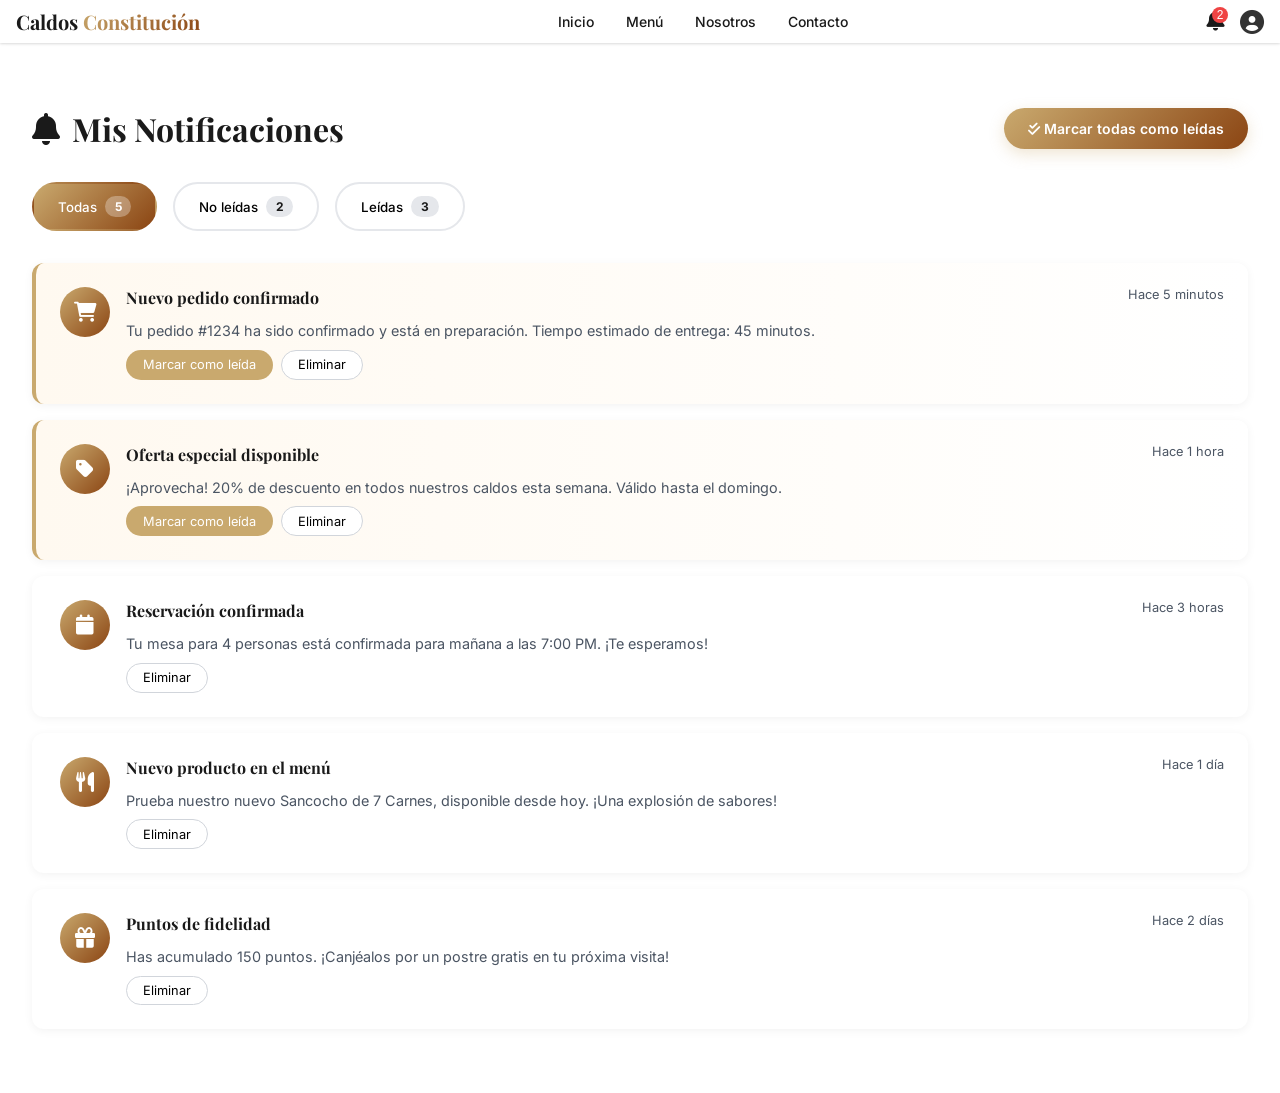
<file: notificaciones.html>
<!DOCTYPE html>
<html lang="es">
<head>
    <meta charset="UTF-8">
    <meta name="viewport" content="width=device-width, initial-scale=1.0">
    <title>Notificaciones - Caldos Constitución</title>
    <link href="https://fonts.googleapis.com/css2?family=Playfair+Display:wght@400;700&family=Inter:wght@300;400;500;600;700&display=swap" rel="stylesheet">
    <link rel="stylesheet" href="https://cdnjs.cloudflare.com/ajax/libs/font-awesome/6.0.0/css/all.min.css">
    <link rel="stylesheet" href="style.css">
    <link rel="stylesheet" href="notificaciones.css">
</head>
<body>
     <!-- Barra de Navegacion -->
    <header class="header-principal" id="nav-header">
        <nav class="contenedor nav-menu">
            <div class="flex-items-center">
                <a href="index.html#inicio" style="text-decoration: none; color: inherit;">
                    <h1 class="logo-titulo">Caldos <span class="texto-gradiente">Constitución</span></h1>
                </a>
            </div>
            
            <div class="menu-desktop" id="menu-principal">
                <a href="index.html#inicio" class="nav-link">
                    Inicio
                    <span class="nav-link-underline"></span>
                </a>
                <a href="index.html#menu" class="nav-link">
                    Menú
                    <span class="nav-link-underline"></span>
                </a>
                <a href="index.html#nosotros" class="nav-link">
                    Nosotros
                    <span class="nav-link-underline"></span>
                </a>
                <a href="index.html#contacto" class="nav-link">
                    Contacto
                    <span class="nav-link-underline"></span>
                </a>
            </div>

            <div class="flex-items-center espacio-x-4 zoom-in-animation">

                <div class="notificaciones-container">
                    <button class="btn-notificacion" id="btnNotificacion">
                        <i class="fas fa-bell"></i>
                        <span class="badge-notificacion pulse-slow-animation" id="contadorNotificaciones">0</span>
                    </button>
                    
                    <div class="menu-desplegable menu-notificaciones" id="menuNotificaciones">
                        <div class="usuario-info">
                            <p><strong>Notificaciones</strong></p>
                        </div>
                        <hr>
                        <div class="notificaciones-lista" id="listaNotificaciones">
                            <!-- Se cargan dinámicamente -->
                        </div>
                        <hr>
                        <a href="notificaciones.html"><i class="fas fa-bell"></i> Ver todas</a>
                    </div>
                </div>

                <div class="perfil-container">
                    <button class="btn-perfil" id="btnPerfil">
                        <i class="fas fa-user-circle icono-perfil"></i>
                    </button>
                    <div class="menu-desplegable" id="menuPerfil">
                        <div class="usuario-info">
                            <p><strong>Hola, Usuario</strong></p>
                        </div>
                        <hr>
                        <a href="perfil.html"><i class="fas fa-user"></i> Mi Perfil</a>
                        <a href="#" class="cerrar-sesion" id="logout">
                            <i class="fas fa-sign-out-alt"></i> Cerrar Sesión
                        </a>
                    </div>
                </div>

                <button id="mobile-menu-button" class="btn-menu-movil">
                    <i class="fas fa-bars icono-menu"></i>
                </button>
            </div>

        </nav>
        <div id="mobile-menu" class="menu-movil-desplegable hidden-mobile">
            <div class="menu-movil-links stagger-animation-group">
                <a href="index.html#inicio" class="menu-movil-link">Inicio</a>
                <a href="index.html#menu" class="menu-movil-link">Menú</a>
                <a href="index.html#nosotros" class="menu-movil-link">Nosotros</a>
                <a href="index.html#contacto" class="menu-movil-link">Contacto</a>

                <div class="dropdown-idioma">
                    <button class="btn-idioma">
                        <i class="fas fa-globe mr-1 icono-giratorio"></i>
                        <span>ES</span>
                        <i class="fas fa-chevron-down ml-1 icono-flecha"></i>
                    </button>
                    <div class="dropdown-contenido">
                        <a href="#" class="dropdown-item">Español</a>
                        <a href="#" class="dropdown-item">English</a>
                        <a href="#" class="dropdown-item">Français</a>
                    </div>
                </div>
            </div>              
        </div>
    </header>

    <main class="contenedor">
        <section class="notificaciones-pagina zoom-in-animation">
            <div class="notificaciones-header-pagina">
                <h2><i class="fas fa-bell mr-3"></i> Mis Notificaciones</h2>
                <button class="btn-marcar-leidas" id="btnMarcarLeidas">
                    <i class="fas fa-check-double"></i> Marcar todas como leídas
                </button>
            </div>

            <div class="notificaciones-filtros">
                <button class="filtro-btn active" data-filtro="todas">
                    Todas <span class="filtro-count" id="countTodas">0</span>
                </button>
                <button class="filtro-btn" data-filtro="no-leidas">
                    No leídas <span class="filtro-count" id="countNoLeidas">0</span>
                </button>
                <button class="filtro-btn" data-filtro="leidas">
                    Leídas <span class="filtro-count" id="countLeidas">0</span>
                </button>
            </div>

            <div class="notificaciones-contenido" id="notificacionesContenido">
                <!-- Las notificaciones se cargarán aquí -->
            </div>
        </section>
    </main>

    <script src="script.js"></script>
    <script src="notificaciones.js"></script>
</body>
</html>
</file>
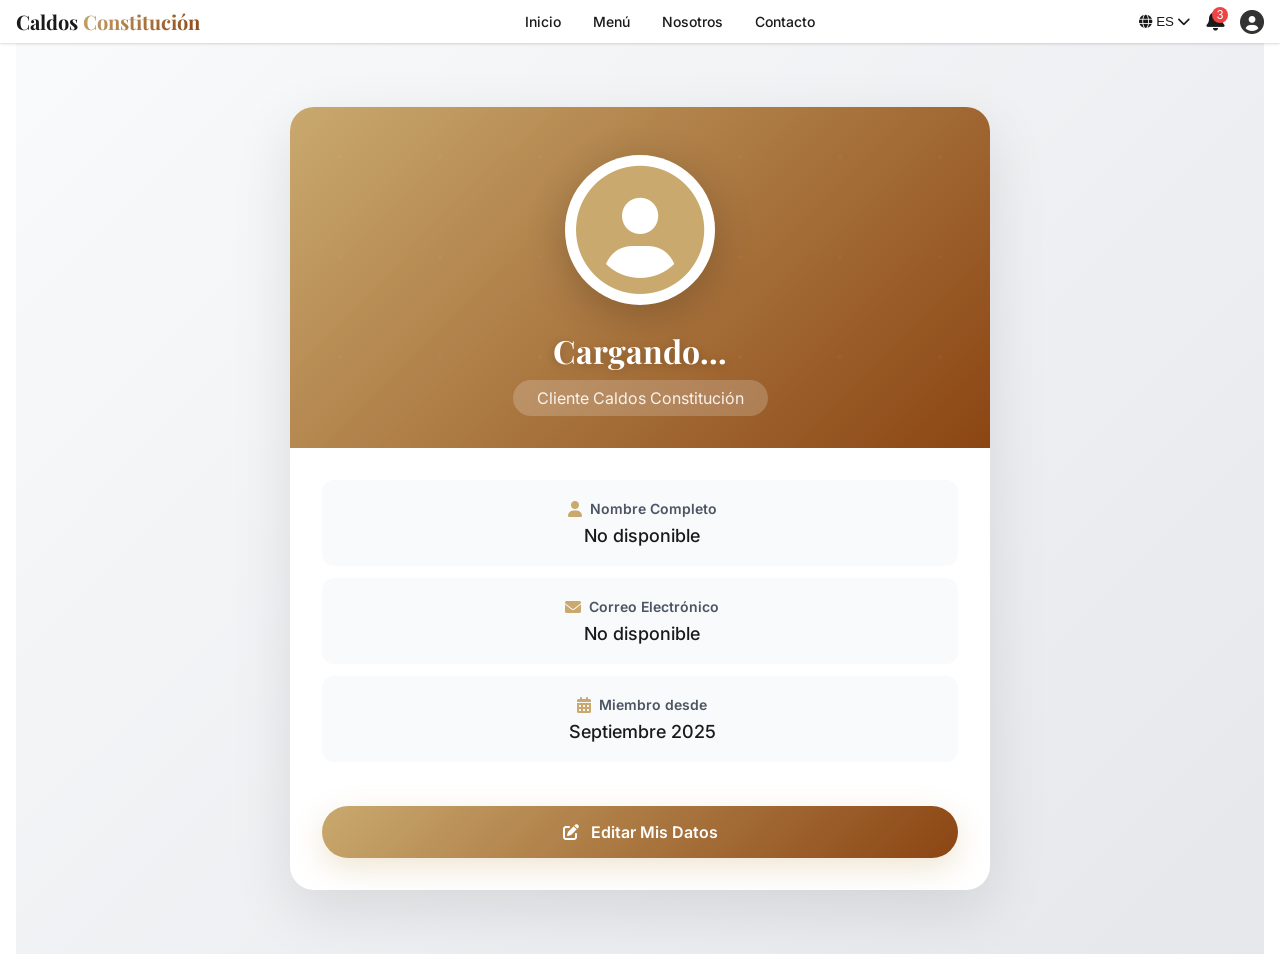
<file: Inicio/perfil.html>
<!DOCTYPE html>
<html lang="es">
<head>
    <meta charset="UTF-8">
    <meta name="viewport" content="width=device-width, initial-scale=1.0">
    <title>Mi Perfil - Caldos Constitución</title>
    <link rel="stylesheet" href="https://cdnjs.cloudflare.com/ajax/libs/font-awesome/6.0.0/css/all.min.css">
    <link href="https://fonts.googleapis.com/css2?family=Playfair+Display:wght@400;700&family=Inter:wght@300;400;500;600&display=swap" rel="stylesheet">
    <link rel="stylesheet" href="style.css"> 
    <link rel="stylesheet" href="perfil.css">
</head>
<body>

    <!-- Barra de Navegacion -->
    <header class="header-principal" id="nav-header">
        <nav class="contenedor nav-menu">
            <div class="flex-items-center">
                <a href="index.html#inicio" style="text-decoration: none; color: inherit;">
                <h1 class="logo-titulo">Caldos <span class="texto-gradiente">Constitución</span></h1>
                </a>
            </div>
            
            <div class="menu-desktop" id="menu-principal">
                <a href="#inicio" class="nav-link">
                    Inicio
                    <span class="nav-link-underline"></span>
                </a>
                <a href="#menu" class="nav-link">
                    Menú
                    <span class="nav-link-underline"></span>
                </a>
                <a href="#nosotros" class="nav-link">
                    Nosotros
                    <span class="nav-link-underline"></span>
                </a>
                <a href="#contacto" class="nav-link">
                    Contacto
                    <span class="nav-link-underline"></span>
                </a>
            </div>

            <div class="flex-items-center espacio-x-4 zoom-in-animation">
                <div class="dropdown-idioma">
                    <button class="btn-idioma">
                        <i class="fas fa-globe mr-1 icono-giratorio"></i>
                        <span>ES</span>
                        <i class="fas fa-chevron-down ml-1 icono-flecha"></i>
                    </button>
                    <div class="dropdown-contenido">
                        <a href="#" class="dropdown-item">Español</a>
                        <a href="#" class="dropdown-item">English</a>
                        <a href="#" class="dropdown-item">Français</a>
                    </div>
                </div>

                <button class="btn-notificacion">
                    <i class="fas fa-bell"></i>
                    <span class="badge-notificacion pulse-slow-animation">3</span>
                </button>

                <div class="perfil-container">
                    <button class="btn-perfil" id="btnPerfil">
                        <i class="fas fa-user-circle icono-perfil"></i>
                    </button>
                    
                    <div class="menu-desplegable" id="menuPerfil">
                        <div class="usuario-info">
                            <p><strong id="saludoNombre">Hola, Usuario </strong></p>
                        </div>
                        <hr>
                        <a href="perfil.html"><i class="fas fa-user"></i> Mi Perfil</a>
                        <a href="#" class="cerrar-sesion" id="logout">
                            <i class="fas fa-sign-out-alt"></i> Cerrar Sesión
                        </a>
                    </div>
                </div>
                
                <button id="mobile-menu-button" class="btn-menu-movil">
                    <i class="fas fa-bars icono-menu"></i>
                </button>
            </div>
            
        </nav>
        
        <div id="mobile-menu" class="menu-movil-desplegable hidden-mobile">
            <div class="menu-movil-links stagger-animation-group">
                <a href="#inicio" class="menu-movil-link">Inicio</a>
                <a href="#menu" class="menu-movil-link">Menú</a>
                <a href="#nosotros" class="menu-movil-link">Nosotros</a>
                <a href="#contacto" class="menu-movil-link">Contacto</a>
            </div>
        </div>
    </header>

    <main class="contenedor">
        <section class="perfil-seccion zoom-in-animation">
            <div class="perfil-card">
                <div class="perfil-header">
                    <div class="avatar-grande">
                        <i class="fas fa-user-circle"></i>
                    </div>
                    <h2 id="perfilNombreTitulo">Cargando...</h2>
                    <p class="rol-usuario">Cliente Caldos Constitución</p>
                </div>

                <div class="perfil-info">
                    <div class="info-item">
                        <label><i class="fas fa-user"></i> Nombre Completo</label>
                        <span id="perfilNombre">No disponible</span>
                    </div>
                    <div class="info-item">
                        <label><i class="fas fa-envelope"></i> Correo Electrónico</label>
                        <span id="perfilEmail">No disponible</span>
                    </div>
                    <div class="info-item">
                        <label><i class="fas fa-calendar-alt"></i> Miembro desde</label>
                        <span>Septiembre 2025</span>
                    </div>
                </div>

                <div class="perfil-acciones">
                    <button class="btn-editar">
                        <i class="fas fa-edit"></i> Editar Mis Datos
                    </button>
                </div>
            </div>
        </section> </main> <script src="script.js"></script> 
</body>
</html>
</file>
<file: style.css>
/* CENTRAR TODO EL CONTENIDO */
* {
    margin: 0;
    padding: 0;
    box-sizing: border-box;
}

body, .cuerpo-pagina {
    width: 100%;
    max-width: 100vw;
    overflow-x: hidden;
    margin: 0 auto;
}

.contenedor {
    width: 100%;
    max-width: 100%;
    margin: 0 auto;
    padding-left: 1rem;
    padding-right: 1rem;
}

/* Centrar secciones específicas */
.seccion-hero,
.seccion-padding {
    width: 100%;
    margin: 0 auto;
}

/* Arreglar el footer que se ve corrido */
.footer-principal {
    width: 100%;
    margin: 0;
    padding-left: 1rem;
    padding-right: 1rem;
}

.footer-grid {
    width: 100%;
    margin: 0 auto;
}

/* Ajustar CaldoLovers section */
.caldo-lovers-section {
    margin-left: 0 !important;
    padding-left: 0;
    width: 100%;
}

/* Centrar cards y elementos */
.grid-3-cols,
.grid-2-cols {
    width: 100%;
    padding: 0;
}

/* Variables de color y tipografía */
:root {
    --color-primary: #1a1a1a;
    --color-secondary: #c9a96e;
    --color-accent: #8b4513;
    --color-white: #ffffff;
    --color-gray-50: #f9fafb; 
    --color-gray-200: #e5e7eb; 
    --color-gray-300: #d1d5db; 
    --color-gray-600: #4b5563; 
    --color-red-500: #ef4444;

    --font-serif: 'Playfair Display', serif;
    --font-sans: 'Inter', sans-serif;
}

/* Base y tipografía */
.cuerpo-pagina {
    min-height: 100vh;
    background-color: var(--color-white);
    font-family: var(--font-sans);
    overflow-x: hidden;
}

.contenedor {
    width: 100%;
    max-width: 1280px; 
    margin-left: auto;
    margin-right: auto;
    padding-left: 1rem;
    padding-right: 1rem;
}

/* --- UTILITIES GLOBALES SIMPLIFICADAS --- */
.flex-items-center {
    display: flex;
    align-items: center;
}
.flex-justify-end {
    display: flex;
    justify-content: flex-end;
}
.texto-centrado {
    text-align: center;
}
.seccion-padding {
    padding-top: 4rem;
    padding-bottom: 4rem;
}
.bg-blanco { background-color: var(--color-white); }
.bg-gris-claro { background-color: var(--color-gray-50); }
.mb-4 { margin-bottom: 1rem; }
.mb-6 { margin-bottom: 1.5rem; }
.mb-8 { margin-bottom: 2rem; }
.mb-12 { margin-bottom: 3rem; }
.mt-1 { margin-top: 0.25rem; }
.mt-3 { margin-top: 0.75rem; }
.mt-8 { margin-top: 2rem; }
.mt-12 { margin-top: 3rem; }
.ml-1 { margin-left: 0.25rem; }
.mr-1 { margin-right: 0.25rem; }
.mr-3 { margin-right: 0.75rem; }
.mr-4 { margin-right: 1rem; }
.py-2 { padding-top: 0.5rem; padding-bottom: 0.5rem; }
.py-3 { padding-top: 0.75rem; padding-bottom: 0.75rem; }
.px-4 { padding-left: 1rem; padding-right: 1rem; }
.px-6 { padding-left: 1.5rem; padding-right: 1.5rem; }
.px-8 { padding-left: 2rem; padding-right: 2rem; }
.rounded-full { border-radius: 9999px; }
.rounded-xl { border-radius: 0.75rem; }
.shadow-lg { box-shadow: 0 10px 15px -3px rgba(0, 0, 0, 0.1), 0 4px 6px -2px rgba(0, 0, 0, 0.05); }

/* --- GRADIENTE Y PARALLAX --- */
.texto-gradiente {
    background: linear-gradient(135deg, var(--color-secondary) 0%, var(--color-accent) 100%);
    -webkit-background-clip: text;
    -webkit-text-fill-color: transparent;
    background-clip: text;
}

.parallax-bg { /* .parallax */
    background-attachment: fixed;
}

/* --- HEADER / BARRA DE NAVEGACIÓN --- */
.header-principal {
    position: sticky;
    top: 0;
    z-index: 50;
    background-color: var(--color-white);
    box-shadow: 0 1px 3px 0 rgba(0, 0, 0, 0.1), 0 1px 2px 0 rgba(0, 0, 0, 0.06);
    transition: all 500ms;
}
.nav-menu {
    display: flex;
    justify-content: space-between;
    align-items: center;
    padding-top: 0.5rem;
    padding-bottom: 0.5rem;
}
.logo-titulo {
    font-size: 1.5rem;
    font-family: var(--font-serif);
    font-weight: 700;
    color: var(--color-primary);
    animation: slideInLeft 0.8s ease-out;
}
.menu-desktop {
    display: none; /* hidden */
    gap: 2rem; /* space-x-8 */
    align-items: center;
    animation: slideInRight 0.8s ease-out;
}
.nav-link {
    color: var(--color-primary);
    transition: all 300ms;
    font-weight: 500;
    position: relative;
    overflow: hidden;
    text-decoration: none;
}
.nav-link:hover {
    color: var(--color-secondary);
}
.nav-link-underline {
    position: absolute;
    bottom: 0;
    left: 0;
    width: 0;
    height: 2px; /* h-0.5 */
    background-color: var(--color-secondary);
    transition: all 300ms;
}
.nav-link:hover .nav-link-underline {
    width: 100%;
}
.espacio-x-4 > * + * {
    margin-left: 1rem;
}
/* Dropdown Idioma */
.dropdown-idioma {
    position: relative;
}
.btn-idioma {
    display: flex;
    align-items: center;
    color: var(--color-primary);
    transition: all 300ms;
    transform: scale(1);
    background: none;
    border: none;
    cursor: pointer;
}
.btn-idioma:hover {
    color: var(--color-secondary);
    transform: scale(1.1);
}
.btn-idioma:hover .icono-giratorio {
    transform: rotate(180deg);
}
.btn-idioma:hover .icono-flecha {
    transform: rotate(180deg);
}
.icono-giratorio, .icono-flecha {
    transition: transform 300ms;
}
.dropdown-contenido {
    position: absolute;
    right: 0;
    margin-top: 0.5rem;
    width: 8rem; /* w-32 */
    background-color: var(--color-white);
    border-radius: 0.5rem;
    box-shadow: 0 20px 25px -5px rgba(0, 0, 0, 0.1), 0 10px 10px -5px rgba(0, 0, 0, 0.04);
    padding-top: 0.25rem;
    padding-bottom: 0.25rem;
    opacity: 0;
    visibility: hidden;
    transition: all 500ms;
    transform: translateY(0.5rem);
    z-index: 10;
}
.dropdown-idioma:hover .dropdown-contenido {
    opacity: 1;
    visibility: visible;
    transform: translateY(0);
}
.dropdown-item {
    display: block;
    padding: 0.5rem 1rem;
    font-size: 0.875rem;
    color: var(--color-primary);
    transition: all 300ms;
    text-decoration: none;
}
.dropdown-item:hover {
    background-color: var(--color-secondary);
    color: var(--color-white);
    transform: translateX(0.5rem);
}

/* Botones de Icono */
.btn-notificacion, .btn-perfil {
    position: relative;
    color: var(--color-primary);
    transition: all 300ms;
    transform: scale(1);
    background: none;
    border: none;
    cursor: pointer;
}
.btn-notificacion:hover, .btn-perfil:hover {
    color: var(--color-secondary);
    transform: scale(1.1);
}
.btn-notificacion:hover {
    transform: scale(1.1) rotate(12deg);
}
.badge-notificacion {
    position: absolute;
    top: -0.25rem; /* top-1-right-1 */
    right: -0.25rem;
    background-color: var(--color-red-500);
    color: var(--color-white);
    font-size: 0.75rem;
    border-radius: 9999px;
    height: 1rem;
    width: 1rem;
    display: flex;
    align-items: center;
    justify-content: center;
}

.btn-notificacion i {
    font-size: 1.30rem; /* Ajusta este valor para agrandar o achicar */
}

.icono-perfil {
    font-size: 1.50rem; /* Ajusta este valor para agrandar o achicar */
}

.perfil-container {
    position: relative; 
    display: inline-block;
}

.btn-perfil {
    background: none;
    border: none;
    cursor: pointer;
    font-size: 24px;
    color: #333;
    display: flex;
    align-items: center;
}

.menu-desplegable {
    display: none; /* Se mantiene oculto al inicio */
    position: absolute;
    right: 0;
    top: 100%;
    background-color: white;
    min-width: 180px;
    box-shadow: 0px 8px 25px rgba(0,0,0,0.2);
    border-radius: 10px;
    z-index: 9999 !important; /* Aumentamos esto para que no se esconda */
    padding: 10px 0;
    margin-top: 12px;
    border: 1px solid #eee;
}

/* PARA QUE EL JS FUNCIONE */
.menu-desplegable.mostrar {
    display: block !important;
}

.menu-desplegable a {
    color: #333;
    padding: 10px 15px;
    text-decoration: none;
    display: block;
    font-size: 14px;
    transition: background 0.2s;
}

.menu-desplegable a:hover {
    background-color: #f8f9fa;
    color: #c9a96e; /* El color dorado del logo */
}

.cerrar-sesion {
    color: #d9534f !important; /* Rojo para cerrar sesión */
}


/* Menú Móvil */
.btn-menu-movil {
    display: block; /* md:hidden */
    color: var(--color-primary);
    transition: all 300ms;
    background: none;
    border: none;
    cursor: pointer;
}
.btn-menu-movil:hover {
    color: var(--color-secondary);
    transform: rotate(90deg);
}
.icono-menu {
    font-size: 1.25rem; /* text-xl */
}
.hidden-mobile {
    display: none;
}
.menu-movil-desplegable {
    padding-bottom: 1rem;
    border-top: 1px solid var(--color-gray-200);
}
.menu-movil-links {
    display: flex;
    flex-direction: column;
    gap: 0.75rem; /* space-y-3 */
    margin-top: 0.75rem;
}
.menu-movil-link {
    color: var(--color-primary);
    transition: all 300ms;
    font-weight: 500;
    padding-top: 0.5rem;
    padding-bottom: 0.5rem;
    text-decoration: none;
    opacity: 0; /* Para animación stagger */
    transform: translateY(20px); /* Para animación stagger */
}
.menu-movil-link:hover {
    color: var(--color-secondary);
    transform: translateX(0.5rem);
}

/* --- SECCIÓN HERO --- */
.seccion-hero {
    background: linear-gradient(rgba(0,0,0,0.4), rgba(0,0,0,0.4)),
                url('https://i.postimg.cc/DZMkrvbr/Imagen-de-Whats-App-2025-10-08-a-las-10-51-44-8d88c26b.jpg');
    background-size: cover;
    background-position: center;
    background-attachment: fixed;
    filter: brightness(1.3) contrast(1.1); /* filter: brightness(1.3) contrast(1.1); */
    min-height: 100vh;
    display: flex;
    align-items: center;
    justify-content: center;
    color: var(--color-white);
    position: relative;
    overflow: hidden;
}
.hero-fondo-degradado {
    position: absolute;
    inset: 0;
    background: linear-gradient(to right, rgba(0,0,0,0.5), transparent);
}
.z-index-1 {
    position: relative;
    z-index: 10;
}
.titulo-hero {
    font-size: 3.5rem !important; /* MÁS GRANDE */
    font-family: var(--font-serif);
    font-weight: 700;
    margin-bottom: 1.5rem;
    white-space: normal !important; 
    overflow: visible !important;   
    width: 100% !important; 
    border-right: none !important; 
    text-align: center;
    line-height: 1.1;
}
.subtitulo-hero {
    font-size: 1.25rem; /* text-xl */
    margin-bottom: 2rem;
    max-width: 48rem; /* max-w-2xl */
    margin-left: auto;
    margin-right: auto;
    opacity: 0; /* para fade-in */
}
.botones-hero {
    display: flex;
    flex-direction: column;
    justify-content: center;
    gap: 1rem; /* gap-4 */
    opacity: 0; /* para slide-up */
}
.btn-principal, .btn-secundario {
    font-weight: 500;
    padding: 0.75rem 2rem;
    border-radius: 9999px;
    transition: all 500ms;
    transform: scale(1);
    display: inline-block;
    text-decoration: none;
}
.btn-principal {
    color: var(--color-white);
}
.btn-principal:hover {
    transform: scale(1.05);
    box-shadow: 0 25px 50px -12px rgba(0, 0, 0, 0.25); /* shadow-2xl */
}
.btn-secundario {
    background-color: transparent;
    border: 2px solid var(--color-white);
    color: var(--color-white);
}
.btn-secundario:hover {
    background-color: var(--color-white);
    color: var(--color-primary);
    transform: scale(1.05) translateY(-0.25rem);
}
.indicador-scroll {
    position: absolute;
    bottom: 2.5rem; /* bottom-10 */
    left: 50%;
    transform: translateX(-50%);
    color: var(--color-white);
    font-size: 1.5rem;
}

/* Partículas animadas */
.particulas-contenedor {
    position: absolute;
    inset: 0;
    overflow: hidden;
}
.particle {
    position: absolute;
    width: 10px;
    height: 10px;
    background-color: var(--color-secondary);
    border-radius: 50%;
    opacity: 0.7;
    animation: float 3s ease-in-out infinite;
    /* Las propiedades top/left/delay se añaden inline en el HTML */
}

/* Media Queries para Hero y Nav */
@media (min-width: 768px) { /* md: */
    .titulo-hero {
        font-size: 4.5rem; /* md:text-7xl */
    }
    .subtitulo-hero {
        font-size: 1.5rem; /* md:text-2xl */
    }
    .botones-hero {
        flex-direction: row; /* sm:flex-row */
    }
    .menu-desktop {
        display: flex;
    }
    .btn-menu-movil {
        display: none;
    }
}

/* --- SECCIÓN ESPECIALIDADES (Cards) --- */
.titulo-seccion {
    font-size: 1.875rem; /* text-3xl */
    font-family: var(--font-serif);
    font-weight: 700;
    color: var(--color-primary);
    margin-bottom: 1rem;
}
.subtitulo-seccion {
    color: var(--color-gray-600);
    max-width: 48rem; /* max-w-2xl */
    margin-left: auto;
    margin-right: auto;
}
@media (min-width: 768px) {
    .titulo-seccion {
        font-size: 2.25rem; /* md:text-4xl */
    }
}
.grid-3-cols {
    display: grid;
    grid-template-columns: 1fr;
    gap: 2rem;
}
@media (min-width: 768px) {
    .grid-3-cols {
        grid-template-columns: repeat(3, minmax(0, 1fr));
    }
}

.card-especial {
    background-color: var(--color-white);
    border-radius: 0.75rem;
    box-shadow: 0 1px 3px 0 rgba(0, 0, 0, 0.1), 0 1px 2px 0 rgba(0, 0, 0, 0.06);
    overflow: hidden;
    transition: all 500ms;
    transform-style: preserve-3d; /* Para 3D hover effect */
    perspective: 1000px; /* Para 3D card-3d */
    opacity: 0; /* Para animación stagger */
    transform: translateY(20px); /* Para animación stagger */
}
.card-especial:hover {
    box-shadow: 0 20px 40px rgba(0,0,0,0.15); /* shadow-2xl */
}
.card-3d:hover { /* .card-3d:hover */
    transform: rotateY(10deg) rotateX(5deg);
}

.card-imagen-contenedor {
    height: 12rem; /* h-48 */
    overflow: hidden;
}
.card-imagen {
    width: 100%;
    height: 100%;
    object-fit: cover;
    transition: transform 700ms;
}
.card-imagen:hover {
    transform: scale(1.15);
}
.card-contenido {
    padding: 1.5rem; /* p-6 */
}
.card-titulo {
    font-size: 1.25rem; /* text-xl */
    font-family: var(--font-serif);
    font-weight: 700;
    color: var(--color-primary);
    margin-bottom: 0.5rem;
}
.card-descripcion {
    color: var(--color-gray-600);
    margin-bottom: 1rem;
}
.card-footer {
    display: flex;
    justify-content: space-between;
    align-items: center;
}
.card-precio-secundario {
    color: var(--color-secondary);
    font-weight: 700;
    font-size: 1.125rem; /* text-lg */
    text-shadow: 0 0 10px rgba(201, 169, 110, 0.5); /* Estilo de sombra inline */
}
.btn-secundario-accion {
    background-color: var(--color-secondary);
    color: var(--color-white);
    padding: 0.5rem 1rem;
    border-radius: 9999px;
    transition: all 300ms;
    transform: scale(1);
    border: none;
    cursor: pointer;
    box-shadow: 0 4px 15px rgba(201, 169, 110, 0.4); /* Estilo de sombra inline */
}
.btn-secundario-accion:hover {
    background-color: var(--color-accent);
    transform: scale(1.1);
}

/* --- SECCIÓN MENÚ --- */
.categorias-menu {
    display: flex;
    flex-wrap: wrap;
    justify-content: center;
    margin-bottom: 2rem;
    gap: 0.5rem; /* mx-2 mb-2 */
    opacity: 0; /* Para animación stagger */
    transform: translateY(20px); /* Para animación stagger */
}
.btn-categoria {
    font-weight: 500;
    padding: 0.5rem 1.5rem;
    border-radius: 9999px;
    transition: all 300ms;
    transform: scale(1);
    border: none;
    cursor: pointer;
    margin: 0.25rem; /* Para compensar gap/mx-2 mb-2 */
}
.btn-categoria:hover {
    transform: scale(1.05);
}
.btn-categoria:not(.morph-button) {
    background-color: var(--color-gray-200);
    color: var(--color-primary);
}
.btn-categoria:not(.morph-button):hover {
    background-color: var(--color-gray-300);
}
.btn-categoria.active {
    /* El primero tiene estilo morph-button, no necesita estos estilos */
}

.grid-2-cols {
    display: grid;
    grid-template-columns: 1fr;
    gap: 2rem;
}
@media (min-width: 768px) {
    .grid-2-cols {
        grid-template-columns: repeat(2, minmax(0, 1fr));
    }
}

.menu-item {
    background-color: var(--color-gray-50);
    border-radius: 0.75rem;
    padding: 1.5rem;
    transition: all 400ms cubic-bezier(0.175, 0.885, 0.32, 1.275); /* .menu-item transition */
    transform-style: preserve-3d;
    opacity: 0; /* Para animación stagger */
    transform: translateY(20px); /* Para animación stagger */
}
.menu-item:hover {
    background-color: var(--color-white);
    box-shadow: 0 1px 3px 0 rgba(0, 0, 0, 0.1), 0 1px 2px 0 rgba(0, 0, 0, 0.06); /* hover:shadow-xl */
    transform: translateY(-10px) scale(1.02) rotateX(5deg); /* .menu-item:hover transform */
    box-shadow: 0 20px 40px rgba(0,0,0,0.15); /* .menu-item:hover box-shadow */
}
.menu-item-info {
    display: flex;
    justify-content: space-between;
    align-items: flex-start;
    margin-bottom: 1rem;
}
.menu-item-titulo {
    font-size: 1.25rem;
    font-family: var(--font-serif);
    font-weight: 700;
    color: var(--color-primary);
}
.menu-item-descripcion {
    color: var(--color-gray-600);
    margin-top: 0.25rem;
}
.menu-item-precio {
    color: var(--color-secondary);
    font-weight: 700;
    font-size: 1.125rem;
    text-shadow: 0 0 10px rgba(201, 169, 110, 0.5); /* Estilo de sombra inline */
}

/* --- SECCIÓN NOSOTROS --- */
.info-nosotros-layout {
    display: flex;
    flex-direction: column;
    align-items: center;
}
@media (min-width: 768px) {
    .info-nosotros-layout {
        flex-direction: row;
    }
    .info-nosotros-imagen {
        width: 50%;
        padding-right: 2rem;
        margin-bottom: 0;
    }
    .info-nosotros-texto {
        width: 50%;
    }
}
.info-nosotros-imagen {
    margin-bottom: 2rem;
    width: 100%;
    opacity: 0; /* Para animación stagger */
    transform: translateY(20px); /* Para animación stagger */
}
.info-nosotros-texto {
    opacity: 0; /* Para animación stagger */
    transform: translateY(20px); /* Para animación stagger */
}
.imagen-nosotros {
    border-radius: 0.75rem;
    box-shadow: 0 10px 15px -3px rgba(0, 0, 0, 0.1), 0 4px 6px -2px rgba(0, 0, 0, 0.05); /* shadow-lg */
    width: 100%;
    transition: transform 700ms;
}
.imagen-nosotros:hover {
    transform: scale(1.05);
}
.texto-parrafo {
    color: var(--color-gray-600);
}
.caracteristicas-listado {
    display: flex;
    flex-wrap: wrap;
    gap: 1rem;
}
.caracteristica-item {
    display: flex;
    align-items: center;
    opacity: 0; /* Para animación stagger */
    transform: translateY(20px); /* Para animación stagger */
}
.caracteristica-icono-fondo {
    background-color: var(--color-secondary);
    border-radius: 9999px;
    padding: 0.75rem;
    margin-right: 0.75rem;
    transition: all 300ms;
    transform: scale(1);
}
.caracteristica-icono-fondo:hover {
    transform: scale(1.1);
}
.icono-caracteristica {
    color: var(--color-white);
}
.caracteristica-titulo {
    font-weight: 700;
    color: var(--color-primary);
}
.caracteristica-descripcion {
    font-size: 0.875rem;
    color: var(--color-gray-600);
}

/* --- SECCIÓN RESERVAS --- */
.seccion-padding.bg-primario-reserva {
    background-color: var(--color-primary);
    color: var(--color-white);
}
.titulo-seccion-reserva {
    font-size: 1.875rem;
    font-family: var(--font-serif);
    font-weight: 700;
    margin-bottom: 1.5rem;
    opacity: 0; /* para fade-in */
}
@media (min-width: 768px) {
    .titulo-seccion-reserva {
        font-size: 2.25rem;
    }
}
.subtitulo-reserva {
    font-size: 1.25rem;
    margin-bottom: 2rem;
    max-width: 48rem;
    margin-left: auto;
    margin-right: auto;
    opacity: 0; /* para slide-up */
}

/* --- SECCIÓN CONTACTO (AJUSTES DE VISIBILIDAD Y ESPACIO) --- */
.contacto-layout {
    display: flex;
    flex-direction: column;
    gap: 2rem;
}
@media (min-width: 768px) {
    .contacto-layout {
        flex-direction: row;
    }
    .formulario-columna {
        width: 50%; /* md:w-1/2 */
    }
    .info-columna {
        width: 50%; /* md:w-1/2 */
    }
}
.card-contacto {
    background-color: var(--color-gray-50);
    border-radius: 0.75rem;
    padding: 1.5rem;
    box-shadow: 0 1px 3px 0 rgba(0, 0, 0, 0.1), 0 1px 2px 0 rgba(0, 0, 0, 0.06); /* shadow-lg */
    transition: all 500ms;
    /* Aseguramos visibilidad */
    opacity: 1 !important; 
    transform: translateY(0) !important;
}
.card-contacto:hover {
    box-shadow: 0 20px 25px -5px rgba(0, 0, 0, 0.1), 0 10px 10px -5px rgba(0, 0, 0, 0.04); /* hover:shadow-xl */
}

/* Formulario */
.etiqueta-formulario {
    display: block;
    color: var(--color-primary);
    font-weight: 500;
    margin-bottom: 0.5rem;
}
.input-formulario {
    width: 100%;
    padding: 0.5rem 1rem;
    border: 1px solid var(--color-gray-300);
    border-radius: 0.5rem;
    outline: none;
    transition: all 300ms;
}
.input-formulario:focus {
    outline: none;
    box-shadow: 0 0 0 2px var(--color-secondary);
    border-color: transparent;
}
.btn-submit {
    width: 100%;
    font-weight: 500;
    padding: 0.75rem 0;
    border-radius: 0.5rem;
    transition: all 500ms;
    transform: scale(1);
    color: var(--color-white);
    border: none;
    cursor: pointer;
}
.btn-submit:hover {
    transform: scale(1.05);
}

/* Información de Contacto */
.titulo-info-contacto {
    font-size: 1.25rem;
    font-family: var(--font-serif);
    font-weight: 700;
    color: var(--color-primary);
    margin-bottom: 1.5rem;
}
.info-item {
    display: flex;
    align-items: center;
    margin-bottom: 1rem;
    opacity: 1 !important; 
    transform: translateY(0) !important;
}
.info-icono-fondo {
    background-color: var(--color-secondary);
    border-radius: 9999px;
    padding: 0.75rem;
    margin-right: 1rem;
    transition: all 300ms;
    transform: scale(1);
}
.info-items-contenedor {
    display: flex;
    flex-direction: column;
    gap: 1rem;
}
.info-icono-fondo:hover {
    transform: scale(1.1);
}
.icono-info {
    color: var(--color-white);
}
.info-titulo {
    font-weight: 700;
    color: var(--color-primary);
}
.info-texto {
    color: var(--color-gray-600);
}

/* Redes Sociales */
.redes-sociales {
    margin-top: 2rem;
    /* ANULAMOS EL ESTILO INICIAL DE ANIMACIÓN QUE OCULTABA EL CONTENIDO */
    opacity: 1 !important; 
    transform: translateY(0) !important;
}
.titulo-redes {
    font-weight: 700;
    color: var(--color-primary);
    margin-bottom: 1rem;
}
.flex-redes {
    display: flex;
    gap: 1rem;
}
.btn-red-social {
    background-color: var(--color-primary);
    color: var(--color-white);
    border-radius: 9999px;
    padding: 0.75rem;
    transition: all 500ms;
    transform: scale(1);
    display: inline-flex;
    align-items: center;
    justify-content: center;
    text-decoration: none;
}
.btn-red-social:hover {
    background-color: var(--color-secondary);
    transform: scale(1.1) translateY(-0.25rem);
}

/* --- FOOTER --- */
.footer-principal {
    background-color: var(--color-primary);
    color: var(--color-white);
    padding-top: 3rem;
    padding-bottom: 3rem;
}
.footer-grid {
    display: grid;
    grid-template-columns: 1fr;
    gap: 2rem;
}
@media (min-width: 768px) {
    .footer-grid {
        grid-template-columns: repeat(4, minmax(0, 1fr));
    }
}
.logo-footer {
    font-size: 1.5rem;
    font-family: var(--font-serif);
    font-weight: 700;
    margin-bottom: 1rem;
}
.texto-footer {
    color: rgba(255, 255, 255, 0.75); /* text-gray-300 */
}
.titulo-footer-seccion {
    font-size: 1.125rem;
    font-weight: 700;
    margin-bottom: 1rem;
}
.lista-footer {
    list-style: none;
    padding: 0;
    margin: 0;
    display: flex;
    flex-direction: column;
    gap: 0.5rem;
}
.enlace-footer {
    color: rgba(255, 255, 255, 0.75);
    transition: all 300ms;
    display: inline-block;
    text-decoration: none;
}
.enlace-footer:hover {
    color: var(--color-secondary);
    transform: translateX(0.5rem);
}

/* --- ANIMACIONES KEYFRAMES (Recreación de Tailwind Keyframes) --- */

/* fade-in */
@keyframes fadeIn {
    0% { opacity: 0; }
    100% { opacity: 1; }
}
.fade-in-animation {
    animation: fadeIn 0.8s ease-in-out forwards;
}

/* slide-up */
@keyframes slideUp {
    0% { transform: translateY(30px); opacity: 0; }
    100% { transform: translateY(0); opacity: 1; }
}
.slide-up-animation {
    animation: slideUp 0.6s ease-out forwards;
}

/* pulse-slow */
@keyframes pulse {
    0%, 100% { opacity: 1; }
    50% { opacity: 0.5; }
}
.pulse-slow-animation {
    animation: pulse 3s infinite; /* 3s en lugar de 3s steps(48) */
}

/* bounce-slow (originalmente 'bounce') */
@keyframes bounceSlow {
    0%, 100% { transform: translateY(0); } /* 0% original: translateY(0) */
    50% { transform: translateY(-15px); }
}
.bounce-slow-animation {
    animation: bounceSlow 2s infinite; /* 2s en lugar de 2s steps(48) */
}

/* float */
@keyframes float {
    0%, 100% { transform: translateY(0); }
    50% { transform: translateY(-20px); }
}
.floating-animation {
    animation: float 3s ease-in-out infinite;
}

/* typewriter - Aplicado al H2 del Hero en el HTML */
@keyframes typewriter {
    0% { width: 0; }
    100% { width: 100%; }
}
@keyframes blink {
    50% { border-color: transparent; }
}
.typewriter-animation {
    /* El ancho inicial 0 y el border-right están en .titulo-hero */
    animation: typewriter 3s steps(48) 1s both, blink 0.5s step-end infinite alternate;
}

/* slide-in-left */
@keyframes slideInLeft {
    0% { transform: translateX(-100px); opacity: 0; }
    100% { transform: translateX(0); opacity: 1; }
}
.animate-slide-in-left {
    animation: slideInLeft 0.8s ease-out;
}

/* slide-in-right */
@keyframes slideInRight {
    0% { transform: translateX(100px); opacity: 0; }
    100% { transform: translateX(0); opacity: 1; }
}
.animate-slide-in-right {
    animation: slideInRight 0.8s ease-out;
}

/* zoom-in */
@keyframes zoomIn {
    0% { transform: scale(0.8); opacity: 0; }
    100% { transform: scale(1); opacity: 1; }
}
.zoom-in-animation {
    animation: zoomIn 0.6s ease-out;
}

/* staggerFadeIn (animación para elementos en grupo) */
@keyframes staggerFadeIn {
    from {
        opacity: 0;
        transform: translateY(20px);
    }
    to {
        opacity: 1;
        transform: translateY(0);
    }
}
/* La aplicación del stagger-animation es compleja y requiere JS para los delays. 
   En CSS, solo podemos definir la clase base para los hijos de un contenedor. */
.stagger-animation-group > * { /* > * para aplicar a hijos directos */
    opacity: 0;
    transform: translateY(20px);
}

/* pulseBorder */
@keyframes pulseBorder {
    0% { box-shadow: 0 0 0 0 rgba(201, 169, 110, 0.7); }
    70% { box-shadow: 0 0 10px 10px rgba(201, 169, 110, 0); }
    100% { box-shadow: 0 0 0 0 rgba(201, 169, 110, 0); }
}
.pulse-border-animation {
    animation: pulseBorder 2s ease-in-out infinite;
}

/* gradientShift (para morph-button) */
@keyframes gradientShift {
    0% { background-position: 0% 50%; }
    50% { background-position: 100% 50%; }
    100% { background-position: 0% 50%; }
}
.morph-button {
    background: linear-gradient(45deg, var(--color-secondary), var(--color-accent));
    background-size: 200% 200%;
    animation: gradientShift 3s ease infinite;
    border: none; /* Asegurar que no hay borde por defecto */
    cursor: pointer;
}

/* Scroll Indicator Bounce */
@keyframes bounce {
    0%, 20%, 50%, 80%, 100% { transform: translateY(0); }
    40% { transform: translateY(-10px); }
    60% { transform: translateY(-5px); }
}
.scroll-indicator {
    animation: bounce 2s infinite;
}

/* CALDO LOVERS FOOTER */
.caldo-lovers-section {
    margin-top: 3rem !important; /* Baja la sección */
    margin-bottom: 2rem;
    margin-left: 0 !important;
    padding-left: 0;
    width: 100%;
}

.caldo-lovers-title {
    font-size: 1.5rem;
    font-family: Georgia, serif;
    font-weight: bold;
    margin-bottom: 1rem;
    display: flex;
    align-items: center;
    gap: 0.5rem;
}

.text-gradient {
    background: linear-gradient(135deg, var(--color-secondary) 0%, var(--color-accent) 100%);
    -webkit-background-clip: text;
    -webkit-text-fill-color: transparent;
    background-clip: text;
}

.caldo-lovers-text {
    color: #D1D5DB;
    margin-bottom: 1rem;
    display: flex;
    align-items: center;
    gap: 0.5rem;
}

.email-container {
    display: flex;
    max-width: 400px;
}

.email-input {
    padding: 0.4rem 0.8rem;
    border-radius: 0.5rem 0 0 0.5rem;
    width: 100%;
    color: #1F2937;
    border: none;
    outline: none;
    font-size: 0.9rem;
}

.email-button {
    background: linear-gradient(135deg, var(--color-secondary) 0%, var(--color-accent) 100%);
    padding: 0 1rem;
    border-radius: 0 0.5rem 0.5rem 0;
    border: none;
    cursor: pointer;
    transition: all 0.3s;
    color: var(--color-white);
}

.email-button:hover {
    transform: scale(1.05);
}

.icon-secondary {
    background: linear-gradient(135deg, var(--color-secondary) 0%, var(--color-accent) 100%);
    -webkit-background-clip: text;
    -webkit-text-fill-color: transparent;
    background-clip: text;
}

.icon-small {
    font-size: 0.875rem;
}

@keyframes float {
    0%, 100% { transform: translateY(0px); }
    50% { transform: translateY(-10px); }
}

.animate-float {
    animation: float 3s ease-in-out infinite;
}

.footer-copyright {
    border-top: 1px solid #374151;
    margin-top: 2rem;
    padding-top: 2rem;
    text-align: center;
    color: #9CA3AF;
}

/* AJUSTES MÓVILES - Tamaños de fuente optimizados para app */

/* Tamaño base para toda la página */
body, .cuerpo-pagina {
    font-size: 14px;
}

/* Hero Section - ARREGLADO PARA MÓVIL */
.titulo-hero {
    font-size: 3.5rem !important; /* MÁS GRANDE */
    white-space: normal !important; 
    width: 100% !important; 
    border-right: none !important; 
    text-align: center;
    line-height: 1.1 !important;
    display: block !important;
    overflow: visible !important;
}

/* Forzar que "Experiencia" y "Gastronómica" estén en líneas separadas */
.titulo-hero br {
    display: block;
}

.subtitulo-hero {
    font-size: 1.1rem !important;
    padding-left: 1rem;
    padding-right: 1rem;
    text-align: center;
    white-space: normal !important;
    max-width: 90% !important;
}

/* Para pantallas muy pequeñas */
@media (max-width: 480px) {
    .titulo-hero {
        font-size: 3rem !important; 
    }
}

/* Para pantallas un poco más grandes */
@media (min-width: 481px) and (max-width: 767px) {
    .titulo-hero {
        font-size: 3.5rem !important;
    }
}

/* Títulos de secciones */
.titulo-seccion {
    font-size: 1.5rem !important; /* 24px */
}

.subtitulo-seccion {
    font-size: 0.875rem !important; /* 14px */
}

/* Cards de especialidades */
.card-titulo {
    font-size: 1rem !important; /* 16px */
}

.card-descripcion {
    font-size: 0.875rem !important; /* 14px */
}

.card-precio-secundario {
    font-size: 1rem !important; /* 16px */
}

/* Menú items */
.menu-item-titulo {
    font-size: 1rem !important; /* 16px */
}

.menu-item-descripcion {
    font-size: 0.875rem !important; /* 14px */
}

.menu-item-precio {
    font-size: 1rem !important; /* 16px */
}

/* Botones */
.btn-principal, .btn-secundario, .btn-submit {
    font-size: 0.875rem !important; /* 14px */
}

.btn-categoria {
    font-size: 0.875rem !important; /* 14px */
}

/* Navegación */
.logo-titulo {
    font-size: 1.25rem !important; /* 20px */
}

.nav-link {
    font-size: 0.875rem !important; /* 14px */
}

/* Footer */
.logo-footer {
    font-size: 1.25rem !important; /* 20px */
}

.titulo-footer-seccion {
    font-size: 1rem !important; /* 16px */
}

.texto-footer, .enlace-footer {
    font-size: 0.875rem !important; /* 14px */
}

/* CaldoLovers section */
.caldo-lovers-title {
    font-size: 1.25rem !important; /* 20px */
}

.caldo-lovers-text {
    font-size: 0.875rem !important; /* 14px */
}

/* Sección Nosotros */
.titulo-info-contacto {
    font-size: 1rem !important; /* 16px */
}

.caracteristica-titulo {
    font-size: 0.875rem !important; /* 14px */
}

.caracteristica-descripcion {
    font-size: 0.75rem !important; /* 12px */
}

/* Contacto */
.info-titulo {
    font-size: 0.875rem !important; /* 14px */
}

.info-texto {
    font-size: 0.875rem !important; /* 14px */
}

/* Textos generales */
.texto-parrafo {
    font-size: 0.875rem !important; /* 14px */
}

/* AJUSTES MENÚ MÓVIL - CENTRALIZADO */
.menu-movil-desplegable {
    text-align: center;
    padding-left: 1rem;
    padding-right: 1rem;
}

.menu-movil-links {
    align-items: center;
}

.menu-movil-link {
    text-align: center;
    display: block;
    width: 100%;
}

/* AJUSTES HERO PARA MÓVIL */
.titulo-hero {
    font-size: 3rem !important; /* Más grande */
    white-space: normal !important; /* Permite que se divida en líneas */
    width: 100% !important; /* Ocupa todo el ancho */
    border-right: none !important; /* Quita el cursor */
    text-align: center;
    line-height: 1.2; /* Espacio entre líneas */
    word-spacing: 100vw; /* Fuerza que cada palabra vaya en su propia línea */
}

.subtitulo-hero {
    font-size: 1rem !important;
    padding-left: 1rem;
    padding-right: 1rem;
    text-align: center;
}

/* Si el título es muy largo en móvil, reducirlo más */
@media (max-width: 480px) {
    .titulo-hero {
        font-size: 2.5rem !important; /* Un poco más pequeño en pantallas muy chicas */
    }
}

/* Video Responsive - MEJORADO */
.video-responsive {
    position: relative;
    max-width: 900px;
    margin: 0 auto;
    background-color: #000; /* Fondo negro mientras carga */
    border-radius: 12px;
    overflow: hidden;
}

.video-responsive video {
    display: block;
    width: 100%;
    height: auto;
    border-radius: 12px;
}

/* Ajustes para móviles */
@media (max-width: 768px) {
    .video-responsive {
        max-width: 100%;
        border-radius: 8px;
    }
    
    .video-responsive video {
        border-radius: 8px;
    }
}

/* Contenedor de notificaciones */
.notificaciones-container {
    position: relative;
    display: inline-block;
}

.menu-notificaciones {
    min-width: 300px;
    max-width: 350px;
}

.notificaciones-lista {
    max-height: 300px;
    overflow-y: auto;
}

.notificacion-item {
    padding: 10px 15px;
    display: flex;
    gap: 10px;
    align-items: flex-start;
    border-bottom: 1px solid #f0f0f0;
    transition: background 0.2s;
    cursor: pointer;
}

.notificacion-item:last-child {
    border-bottom: none;
}

.notificacion-item:hover {
    background-color: #f8f9fa;
}

.notificacion-item.no-leida {
    background-color: #fff9f0;
}

.notificacion-icono {
    width: 35px;
    height: 35px;
    border-radius: 50%;
    background: linear-gradient(135deg, var(--color-secondary) 0%, var(--color-accent) 100%);
    display: flex;
    align-items: center;
    justify-content: center;
    color: white;
    flex-shrink: 0;
    font-size: 0.875rem;
}

.notificacion-contenido {
    flex: 1;
}

.notificacion-titulo {
    font-weight: 600;
    color: #333;
    font-size: 0.875rem;
    margin-bottom: 3px;
}

.notificacion-texto {
    color: #666;
    font-size: 0.8rem;
    margin-bottom: 3px;
    line-height: 1.3;
}

.notificacion-tiempo {
    color: #999;
    font-size: 0.7rem;
}

.notificaciones-vacio {
    padding: 30px;
    text-align: center;
    color: #999;
}

.notificaciones-vacio i {
    font-size: 2.5rem;
    margin-bottom: 10px;
    color: #ddd;
}
</file>
<file: notificaciones.css>
/* ========================================
   ESTILOS PARA NOTIFICACIONES.HTML
   ======================================== */

.notificaciones-pagina {
    padding: 4rem 1rem;
    min-height: calc(100vh - 80px);
}

.notificaciones-header-pagina {
    display: flex;
    justify-content: space-between;
    align-items: center;
    margin-bottom: 2rem;
    flex-wrap: wrap;
    gap: 1rem;
}

.notificaciones-header-pagina h2 {
    font-size: 2rem;
    font-family: var(--font-serif);
    font-weight: 700;
    color: var(--color-primary);
    display: flex;
    align-items: center;
}

.btn-marcar-leidas {
    background: linear-gradient(135deg, var(--color-secondary) 0%, var(--color-accent) 100%);
    color: white;
    padding: 0.75rem 1.5rem;
    border: none;
    border-radius: 50px;
    font-weight: 600;
    font-size: 0.875rem;
    cursor: pointer;
    transition: all 0.3s ease;
    box-shadow: 0 5px 15px rgba(201, 169, 110, 0.3);
}

.btn-marcar-leidas:hover {
    transform: translateY(-2px);
    box-shadow: 0 8px 20px rgba(201, 169, 110, 0.4);
}

.notificaciones-filtros {
    display: flex;
    gap: 1rem;
    margin-bottom: 2rem;
    flex-wrap: wrap;
}

.filtro-btn {
    padding: 0.75rem 1.5rem;
    border: 2px solid var(--color-gray-200);
    background: white;
    border-radius: 50px;
    font-weight: 500;
    cursor: pointer;
    transition: all 0.3s ease;
    display: flex;
    align-items: center;
    gap: 0.5rem;
}

.filtro-btn:hover {
    border-color: var(--color-secondary);
    transform: translateY(-2px);
}

.filtro-btn.active {
    background: linear-gradient(135deg, var(--color-secondary) 0%, var(--color-accent) 100%);
    color: white;
    border-color: transparent;
}

.filtro-count {
    background: rgba(255, 255, 255, 0.3);
    padding: 0.2rem 0.6rem;
    border-radius: 50px;
    font-size: 0.75rem;
    font-weight: 700;
}

.filtro-btn.active .filtro-count {
    background: rgba(255, 255, 255, 0.3);
}

.filtro-btn:not(.active) .filtro-count {
    background: var(--color-gray-200);
    color: var(--color-primary);
}

.notificaciones-contenido {
    display: flex;
    flex-direction: column;
    gap: 1rem;
}

.notificacion-card {
    background: white;
    border-radius: 12px;
    padding: 1.5rem;
    box-shadow: 0 2px 10px rgba(0, 0, 0, 0.05);
    transition: all 0.3s ease;
    display: flex;
    gap: 1rem;
    align-items: flex-start;
    cursor: pointer;
    border-left: 4px solid transparent;
}

.notificacion-card:hover {
    box-shadow: 0 5px 20px rgba(0, 0, 0, 0.1);
    transform: translateY(-2px);
}

.notificacion-card.no-leida {
    background: linear-gradient(to right, #fff9f0 0%, white 100%);
    border-left-color: var(--color-secondary);
}

.notificacion-card-icono {
    width: 50px;
    height: 50px;
    border-radius: 50%;
    background: linear-gradient(135deg, var(--color-secondary) 0%, var(--color-accent) 100%);
    display: flex;
    align-items: center;
    justify-content: center;
    color: white;
    flex-shrink: 0;
    font-size: 1.25rem;
}

.notificacion-card-contenido {
    flex: 1;
}

.notificacion-card-header {
    display: flex;
    justify-content: space-between;
    align-items: flex-start;
    margin-bottom: 0.5rem;
}

.notificacion-card-titulo {
    font-weight: 700;
    color: var(--color-primary);
    font-size: 1rem;
    margin-bottom: 0.25rem;
}

.notificacion-card-tiempo {
    color: var(--color-gray-600);
    font-size: 0.8rem;
    white-space: nowrap;
}

.notificacion-card-mensaje {
    color: var(--color-gray-600);
    font-size: 0.9rem;
    line-height: 1.5;
    margin-bottom: 0.5rem;
}

.notificacion-card-acciones {
    display: flex;
    gap: 0.5rem;
}

.notificacion-btn {
    padding: 0.4rem 1rem;
    border: 1px solid var(--color-gray-300);
    background: white;
    border-radius: 20px;
    font-size: 0.8rem;
    cursor: pointer;
    transition: all 0.2s;
}

.notificacion-btn:hover {
    border-color: var(--color-secondary);
    color: var(--color-secondary);
}

.notificacion-btn.primary {
    background: var(--color-secondary);
    color: white;
    border-color: transparent;
}

.notificacion-btn.primary:hover {
    background: var(--color-accent);
}

.notificaciones-vacio-pagina {
    text-align: center;
    padding: 4rem 2rem;
}

.notificaciones-vacio-pagina i {
    font-size: 5rem;
    color: var(--color-gray-300);
    margin-bottom: 1rem;
}

.notificaciones-vacio-pagina h3 {
    color: var(--color-gray-600);
    font-size: 1.5rem;
    margin-bottom: 0.5rem;
}

.notificaciones-vacio-pagina p {
    color: var(--color-gray-600);
}

/* Responsive */
@media (max-width: 768px) {
    .notificaciones-header-pagina {
        flex-direction: column;
        align-items: flex-start;
    }

    .notificaciones-header-pagina h2 {
        font-size: 1.5rem;
    }

    .btn-marcar-leidas {
        width: 100%;
        justify-content: center;
    }

    .notificacion-card {
        padding: 1rem;
    }

    .notificacion-card-icono {
        width: 40px;
        height: 40px;
        font-size: 1rem;
    }

    .notificacion-card-header {
        flex-direction: column;
        gap: 0.25rem;
    }

    .notificacion-card-tiempo {
        white-space: normal;
    }
}

/* Animación de entrada */
@keyframes zoomIn {
    from {
        opacity: 0;
        transform: scale(0.9);
    }
    to {
        opacity: 1;
        transform: scale(1);
    }
}

.zoom-in-animation {
    animation: zoomIn 0.6s ease-out;
}

/* ========================================
   SOBRESCRIBIR TIPOGRAFÍA DE LA BARRA DE NAVEGACIÓN
   ======================================== */

/* Forzar tipografía sans-serif en el logo */
.logo-titulo {
    font-family: var(--font-serif) !important;
}

/* Forzar tipografía sans-serif en los links de navegación */
.nav-link {
    font-family: var(--font-sans) !important;
}
/* ========================================
   SUAVIZADO DE FUENTES Y BOTONES
   ======================================== */

/* Suavizado de fuentes (antialiasing) */
body {
    -webkit-font-smoothing: antialiased;
    -moz-osx-font-smoothing: grayscale;
    text-rendering: optimizeLegibility;
}

/* Tipografía del dropdown de idiomas */
.btn-idioma,
.btn-idioma span {
    font-family: var(--font-sans) !important;
}

.dropdown-item {
    font-family: var(--font-sans) !important;
}

/* Tipografía del menú desplegable */
.menu-desplegable,
.menu-desplegable a,
.menu-desplegable p,
.usuario-info,
.usuario-info p {
    font-family: var(--font-sans) !important;
}

/* Suavizar texto de todos los botones */
.btn-idioma,
.btn-perfil,
.btn-notificacion {
    -webkit-font-smoothing: antialiased;
    -moz-osx-font-smoothing: grayscale;
}

/* Tipografía de la página de notificaciones */
.notificaciones-header-pagina h2,
.notificacion-card-titulo {
    font-family: var(--font-serif) !important;
}

.btn-marcar-leidas,
.filtro-btn,
.notificacion-card-mensaje,
.notificacion-card-tiempo,
.notificacion-btn,
.notificaciones-vacio-pagina h3,
.notificaciones-vacio-pagina p {
    font-family: var(--font-sans) !important;
    -webkit-font-smoothing: antialiased;
    -moz-osx-font-smoothing: grayscale;
}

/* ========================================
   FIX MENÚ MÓVIL
   ======================================== */
.menu-movil-desplegable {
    background-color: var(--color-white);
    box-shadow: 0 4px 6px rgba(0, 0, 0, 0.05);
}

.menu-movil-link {
    font-family: var(--font-sans) !important;
    font-size: 0.875rem !important;
    font-weight: 500;
    color: var(--color-primary);
    -webkit-font-smoothing: antialiased;
    -moz-osx-font-smoothing: grayscale;
}

.menu-movil-link:hover {
    color: var(--color-secondary);
}
</file>
<file: Inicio/style.css>
/* CENTRAR TODO EL CONTENIDO */
* {
    margin: 0;
    padding: 0;
    box-sizing: border-box;
}

body, .cuerpo-pagina {
    width: 100%;
    max-width: 100vw;
    overflow-x: hidden;
    margin: 0 auto;
}

.contenedor {
    width: 100%;
    max-width: 100%;
    margin: 0 auto;
    padding-left: 1rem;
    padding-right: 1rem;
}

/* Centrar secciones específicas */
.seccion-hero,
.seccion-padding {
    width: 100%;
    margin: 0 auto;
}

/* Arreglar el footer que se ve corrido */
.footer-principal {
    width: 100%;
    margin: 0;
    padding-left: 1rem;
    padding-right: 1rem;
}

.footer-grid {
    width: 100%;
    margin: 0 auto;
}

/* Ajustar CaldoLovers section */
.caldo-lovers-section {
    margin-left: 0 !important;
    padding-left: 0;
    width: 100%;
}

/* Centrar cards y elementos */
.grid-3-cols,
.grid-2-cols {
    width: 100%;
    padding: 0;
}

/* Variables de color y tipografía */
:root {
    --color-primary: #1a1a1a;
    --color-secondary: #c9a96e;
    --color-accent: #8b4513;
    --color-white: #ffffff;
    --color-gray-50: #f9fafb; 
    --color-gray-200: #e5e7eb; 
    --color-gray-300: #d1d5db; 
    --color-gray-600: #4b5563; 
    --color-red-500: #ef4444;

    --font-serif: 'Playfair Display', serif;
    --font-sans: 'Inter', sans-serif;
}

/* Base y tipografía */
.cuerpo-pagina {
    min-height: 100vh;
    background-color: var(--color-white);
    font-family: var(--font-sans);
    overflow-x: hidden;
}

.contenedor {
    width: 100%;
    max-width: 1280px; 
    margin-left: auto;
    margin-right: auto;
    padding-left: 1rem;
    padding-right: 1rem;
}

/* --- UTILITIES GLOBALES SIMPLIFICADAS --- */
.flex-items-center {
    display: flex;
    align-items: center;
}
.flex-justify-end {
    display: flex;
    justify-content: flex-end;
}
.texto-centrado {
    text-align: center;
}
.seccion-padding {
    padding-top: 4rem;
    padding-bottom: 4rem;
}
.bg-blanco { background-color: var(--color-white); }
.bg-gris-claro { background-color: var(--color-gray-50); }
.mb-4 { margin-bottom: 1rem; }
.mb-6 { margin-bottom: 1.5rem; }
.mb-8 { margin-bottom: 2rem; }
.mb-12 { margin-bottom: 3rem; }
.mt-1 { margin-top: 0.25rem; }
.mt-3 { margin-top: 0.75rem; }
.mt-8 { margin-top: 2rem; }
.mt-12 { margin-top: 3rem; }
.ml-1 { margin-left: 0.25rem; }
.mr-1 { margin-right: 0.25rem; }
.mr-3 { margin-right: 0.75rem; }
.mr-4 { margin-right: 1rem; }
.py-2 { padding-top: 0.5rem; padding-bottom: 0.5rem; }
.py-3 { padding-top: 0.75rem; padding-bottom: 0.75rem; }
.px-4 { padding-left: 1rem; padding-right: 1rem; }
.px-6 { padding-left: 1.5rem; padding-right: 1.5rem; }
.px-8 { padding-left: 2rem; padding-right: 2rem; }
.rounded-full { border-radius: 9999px; }
.rounded-xl { border-radius: 0.75rem; }
.shadow-lg { box-shadow: 0 10px 15px -3px rgba(0, 0, 0, 0.1), 0 4px 6px -2px rgba(0, 0, 0, 0.05); }

/* --- GRADIENTE Y PARALLAX --- */
.texto-gradiente {
    background: linear-gradient(135deg, var(--color-secondary) 0%, var(--color-accent) 100%);
    -webkit-background-clip: text;
    -webkit-text-fill-color: transparent;
    background-clip: text;
}

.parallax-bg { /* .parallax */
    background-attachment: fixed;
}

/* --- HEADER / BARRA DE NAVEGACIÓN --- */
.header-principal {
    position: sticky;
    top: 0;
    z-index: 50;
    background-color: var(--color-white);
    box-shadow: 0 1px 3px 0 rgba(0, 0, 0, 0.1), 0 1px 2px 0 rgba(0, 0, 0, 0.06);
    transition: all 500ms;
}
.nav-menu {
    display: flex;
    justify-content: space-between;
    align-items: center;
    padding-top: 0.5rem;
    padding-bottom: 0.5rem;
}
.logo-titulo {
    font-size: 1.5rem;
    font-family: var(--font-serif);
    font-weight: 700;
    color: var(--color-primary);
    animation: slideInLeft 0.8s ease-out;
}
.menu-desktop {
    display: none; /* hidden */
    gap: 2rem; /* space-x-8 */
    align-items: center;
    animation: slideInRight 0.8s ease-out;
}
.nav-link {
    color: var(--color-primary);
    transition: all 300ms;
    font-weight: 500;
    position: relative;
    overflow: hidden;
    text-decoration: none;
}
.nav-link:hover {
    color: var(--color-secondary);
}
.nav-link-underline {
    position: absolute;
    bottom: 0;
    left: 0;
    width: 0;
    height: 2px; /* h-0.5 */
    background-color: var(--color-secondary);
    transition: all 300ms;
}
.nav-link:hover .nav-link-underline {
    width: 100%;
}
.espacio-x-4 > * + * {
    margin-left: 1rem;
}

/* Dropdown Idioma */
.dropdown-idioma {
    position: relative;
}
.btn-idioma {
    display: flex;
    align-items: center;
    color: var(--color-primary);
    transition: all 300ms;
    transform: scale(1);
    background: none;
    border: none;
    cursor: pointer;
}
.btn-idioma:hover {
    color: var(--color-secondary);
    transform: scale(1.1);
}
.btn-idioma:hover .icono-giratorio {
    transform: rotate(180deg);
}
.btn-idioma:hover .icono-flecha {
    transform: rotate(180deg);
}
.icono-giratorio, .icono-flecha {
    transition: transform 300ms;
}
.dropdown-contenido {
    position: absolute;
    right: 0;
    margin-top: 0.5rem;
    width: 8rem; /* w-32 */
    background-color: var(--color-white);
    border-radius: 0.5rem;
    box-shadow: 0 20px 25px -5px rgba(0, 0, 0, 0.1), 0 10px 10px -5px rgba(0, 0, 0, 0.04);
    padding-top: 0.25rem;
    padding-bottom: 0.25rem;
    opacity: 0;
    visibility: hidden;
    transition: all 500ms;
    transform: translateY(0.5rem);
    z-index: 10;
}
.dropdown-idioma:hover .dropdown-contenido {
    opacity: 1;
    visibility: visible;
    transform: translateY(0);
}
.dropdown-item {
    display: block;
    padding: 0.5rem 1rem;
    font-size: 0.875rem;
    color: var(--color-primary);
    transition: all 300ms;
    text-decoration: none;
}
.dropdown-item:hover {
    background-color: var(--color-secondary);
    color: var(--color-white);
    transform: translateX(0.5rem);
}

/* Botones de Icono */
.btn-notificacion, .btn-perfil {
    position: relative;
    color: var(--color-primary);
    transition: all 300ms;
    transform: scale(1);
    background: none;
    border: none;
    cursor: pointer;
}
.btn-notificacion:hover, .btn-perfil:hover {
    color: var(--color-secondary);
    transform: scale(1.1);
}
.btn-notificacion:hover {
    transform: scale(1.1) rotate(12deg);
}
.badge-notificacion {
    position: absolute;
    top: -0.25rem; /* top-1-right-1 */
    right: -0.25rem;
    background-color: var(--color-red-500);
    color: var(--color-white);
    font-size: 0.75rem;
    border-radius: 9999px;
    height: 1rem;
    width: 1rem;
    display: flex;
    align-items: center;
    justify-content: center;
}

.btn-notificacion i {
    font-size: 1.30rem; /* Ajusta este valor para agrandar o achicar */
}

.icono-perfil {
    font-size: 1.50rem; /* Ajusta este valor para agrandar o achicar */
}

.perfil-container {
    position: relative; 
    display: inline-block;
}

.btn-perfil {
    background: none;
    border: none;
    cursor: pointer;
    font-size: 24px;
    color: #333;
    display: flex;
    align-items: center;
}

.menu-desplegable {
    display: none; /* Se mantiene oculto al inicio */
    position: absolute;
    right: 0;
    top: 100%;
    background-color: white;
    min-width: 180px;
    box-shadow: 0px 8px 25px rgba(0,0,0,0.2);
    border-radius: 10px;
    z-index: 9999 !important; /* Aumentamos esto para que no se esconda */
    padding: 10px 0;
    margin-top: 12px;
    border: 1px solid #eee;
}

/* ESTA ES LA REGLA QUE TE FALTA PARA QUE EL JS FUNCIONE */
.menu-desplegable.mostrar {
    display: block !important;
}

.menu-desplegable a {
    color: #333;
    padding: 10px 15px;
    text-decoration: none;
    display: block;
    font-size: 14px;
    transition: background 0.2s;
}

.menu-desplegable a:hover {
    background-color: #f8f9fa;
    color: #c9a96e; /* El color dorado del logo */
}

.cerrar-sesion {
    color: #d9534f !important; /* Rojo para cerrar sesión */
}


/* Menú Móvil */
.btn-menu-movil {
    display: block; /* md:hidden */
    color: var(--color-primary);
    transition: all 300ms;
    background: none;
    border: none;
    cursor: pointer;
}
.btn-menu-movil:hover {
    color: var(--color-secondary);
    transform: rotate(90deg);
}
.icono-menu {
    font-size: 1.25rem; /* text-xl */
}
.hidden-mobile {
    display: none;
}
.menu-movil-desplegable {
    padding-bottom: 1rem;
    border-top: 1px solid var(--color-gray-200);
}
.menu-movil-links {
    display: flex;
    flex-direction: column;
    gap: 0.75rem; /* space-y-3 */
    margin-top: 0.75rem;
}
.menu-movil-link {
    color: var(--color-primary);
    transition: all 300ms;
    font-weight: 500;
    padding-top: 0.5rem;
    padding-bottom: 0.5rem;
    text-decoration: none;
    opacity: 0; /* Para animación stagger */
    transform: translateY(20px); /* Para animación stagger */
}
.menu-movil-link:hover {
    color: var(--color-secondary);
    transform: translateX(0.5rem);
}

/* --- SECCIÓN HERO --- */
.seccion-hero {
    background: linear-gradient(rgba(0,0,0,0.4), rgba(0,0,0,0.4)),
                url('https://i.postimg.cc/DZMkrvbr/Imagen-de-Whats-App-2025-10-08-a-las-10-51-44-8d88c26b.jpg');
    background-size: cover;
    background-position: center;
    background-attachment: fixed;
    filter: brightness(1.3) contrast(1.1); /* filter: brightness(1.3) contrast(1.1); */
    min-height: 100vh;
    display: flex;
    align-items: center;
    justify-content: center;
    color: var(--color-white);
    position: relative;
    overflow: hidden;
}
.hero-fondo-degradado {
    position: absolute;
    inset: 0;
    background: linear-gradient(to right, rgba(0,0,0,0.5), transparent);
}
.z-index-1 {
    position: relative;
    z-index: 10;
}
.titulo-hero {
    font-size: 3.5rem !important; /* MÁS GRANDE */
    font-family: var(--font-serif);
    font-weight: 700;
    margin-bottom: 1.5rem;
    white-space: normal !important; 
    overflow: visible !important;   
    width: 100% !important; 
    border-right: none !important; 
    text-align: center;
    line-height: 1.1;
}
.subtitulo-hero {
    font-size: 1.25rem; /* text-xl */
    margin-bottom: 2rem;
    max-width: 48rem; /* max-w-2xl */
    margin-left: auto;
    margin-right: auto;
    opacity: 0; /* para fade-in */
}
.botones-hero {
    display: flex;
    flex-direction: column;
    justify-content: center;
    gap: 1rem; /* gap-4 */
    opacity: 0; /* para slide-up */
}
.btn-principal, .btn-secundario {
    font-weight: 500;
    padding: 0.75rem 2rem;
    border-radius: 9999px;
    transition: all 500ms;
    transform: scale(1);
    display: inline-block;
    text-decoration: none;
}
.btn-principal {
    color: var(--color-white);
}
.btn-principal:hover {
    transform: scale(1.05);
    box-shadow: 0 25px 50px -12px rgba(0, 0, 0, 0.25); /* shadow-2xl */
}
.btn-secundario {
    background-color: transparent;
    border: 2px solid var(--color-white);
    color: var(--color-white);
}
.btn-secundario:hover {
    background-color: var(--color-white);
    color: var(--color-primary);
    transform: scale(1.05) translateY(-0.25rem);
}
.indicador-scroll {
    position: absolute;
    bottom: 2.5rem; /* bottom-10 */
    left: 50%;
    transform: translateX(-50%);
    color: var(--color-white);
    font-size: 1.5rem;
}

/* Partículas animadas */
.particulas-contenedor {
    position: absolute;
    inset: 0;
    overflow: hidden;
}
.particle {
    position: absolute;
    width: 10px;
    height: 10px;
    background-color: var(--color-secondary);
    border-radius: 50%;
    opacity: 0.7;
    animation: float 3s ease-in-out infinite;
    /* Las propiedades top/left/delay se añaden inline en el HTML */
}

/* Media Queries para Hero y Nav */
@media (min-width: 768px) { /* md: */
    .titulo-hero {
        font-size: 4.5rem; /* md:text-7xl */
    }
    .subtitulo-hero {
        font-size: 1.5rem; /* md:text-2xl */
    }
    .botones-hero {
        flex-direction: row; /* sm:flex-row */
    }
    .menu-desktop {
        display: flex;
    }
    .btn-menu-movil {
        display: none;
    }
}

/* --- SECCIÓN ESPECIALIDADES (Cards) --- */
.titulo-seccion {
    font-size: 1.875rem; /* text-3xl */
    font-family: var(--font-serif);
    font-weight: 700;
    color: var(--color-primary);
    margin-bottom: 1rem;
}
.subtitulo-seccion {
    color: var(--color-gray-600);
    max-width: 48rem; /* max-w-2xl */
    margin-left: auto;
    margin-right: auto;
}
@media (min-width: 768px) {
    .titulo-seccion {
        font-size: 2.25rem; /* md:text-4xl */
    }
}
.grid-3-cols {
    display: grid;
    grid-template-columns: 1fr;
    gap: 2rem;
}
@media (min-width: 768px) {
    .grid-3-cols {
        grid-template-columns: repeat(3, minmax(0, 1fr));
    }
}

.card-especial {
    background-color: var(--color-white);
    border-radius: 0.75rem;
    box-shadow: 0 1px 3px 0 rgba(0, 0, 0, 0.1), 0 1px 2px 0 rgba(0, 0, 0, 0.06);
    overflow: hidden;
    transition: all 500ms;
    transform-style: preserve-3d; /* Para 3D hover effect */
    perspective: 1000px; /* Para 3D card-3d */
    opacity: 0; /* Para animación stagger */
    transform: translateY(20px); /* Para animación stagger */
}
.card-especial:hover {
    box-shadow: 0 20px 40px rgba(0,0,0,0.15); /* shadow-2xl */
}
.card-3d:hover { /* .card-3d:hover */
    transform: rotateY(10deg) rotateX(5deg);
}

.card-imagen-contenedor {
    height: 12rem; /* h-48 */
    overflow: hidden;
}
.card-imagen {
    width: 100%;
    height: 100%;
    object-fit: cover;
    transition: transform 700ms;
}
.card-imagen:hover {
    transform: scale(1.15);
}
.card-contenido {
    padding: 1.5rem; /* p-6 */
}
.card-titulo {
    font-size: 1.25rem; /* text-xl */
    font-family: var(--font-serif);
    font-weight: 700;
    color: var(--color-primary);
    margin-bottom: 0.5rem;
}
.card-descripcion {
    color: var(--color-gray-600);
    margin-bottom: 1rem;
}
.card-footer {
    display: flex;
    justify-content: space-between;
    align-items: center;
}
.card-precio-secundario {
    color: var(--color-secondary);
    font-weight: 700;
    font-size: 1.125rem; /* text-lg */
    text-shadow: 0 0 10px rgba(201, 169, 110, 0.5); /* Estilo de sombra inline */
}
.btn-secundario-accion {
    background-color: var(--color-secondary);
    color: var(--color-white);
    padding: 0.5rem 1rem;
    border-radius: 9999px;
    transition: all 300ms;
    transform: scale(1);
    border: none;
    cursor: pointer;
    box-shadow: 0 4px 15px rgba(201, 169, 110, 0.4); /* Estilo de sombra inline */
}
.btn-secundario-accion:hover {
    background-color: var(--color-accent);
    transform: scale(1.1);
}

/* --- SECCIÓN MENÚ --- */
.categorias-menu {
    display: flex;
    flex-wrap: wrap;
    justify-content: center;
    margin-bottom: 2rem;
    gap: 0.5rem; /* mx-2 mb-2 */
    opacity: 0; /* Para animación stagger */
    transform: translateY(20px); /* Para animación stagger */
}
.btn-categoria {
    font-weight: 500;
    padding: 0.5rem 1.5rem;
    border-radius: 9999px;
    transition: all 300ms;
    transform: scale(1);
    border: none;
    cursor: pointer;
    margin: 0.25rem; /* Para compensar gap/mx-2 mb-2 */
}
.btn-categoria:hover {
    transform: scale(1.05);
}
.btn-categoria:not(.morph-button) {
    background-color: var(--color-gray-200);
    color: var(--color-primary);
}
.btn-categoria:not(.morph-button):hover {
    background-color: var(--color-gray-300);
}
.btn-categoria.active {
    /* El primero tiene estilo morph-button, no necesita estos estilos */
}

.grid-2-cols {
    display: grid;
    grid-template-columns: 1fr;
    gap: 2rem;
}
@media (min-width: 768px) {
    .grid-2-cols {
        grid-template-columns: repeat(2, minmax(0, 1fr));
    }
}

.menu-item {
    background-color: var(--color-gray-50);
    border-radius: 0.75rem;
    padding: 1.5rem;
    transition: all 400ms cubic-bezier(0.175, 0.885, 0.32, 1.275); /* .menu-item transition */
    transform-style: preserve-3d;
    opacity: 0; /* Para animación stagger */
    transform: translateY(20px); /* Para animación stagger */
}
.menu-item:hover {
    background-color: var(--color-white);
    box-shadow: 0 1px 3px 0 rgba(0, 0, 0, 0.1), 0 1px 2px 0 rgba(0, 0, 0, 0.06); /* hover:shadow-xl */
    transform: translateY(-10px) scale(1.02) rotateX(5deg); /* .menu-item:hover transform */
    box-shadow: 0 20px 40px rgba(0,0,0,0.15); /* .menu-item:hover box-shadow */
}
.menu-item-info {
    display: flex;
    justify-content: space-between;
    align-items: flex-start;
    margin-bottom: 1rem;
}
.menu-item-titulo {
    font-size: 1.25rem;
    font-family: var(--font-serif);
    font-weight: 700;
    color: var(--color-primary);
}
.menu-item-descripcion {
    color: var(--color-gray-600);
    margin-top: 0.25rem;
}
.menu-item-precio {
    color: var(--color-secondary);
    font-weight: 700;
    font-size: 1.125rem;
    text-shadow: 0 0 10px rgba(201, 169, 110, 0.5); /* Estilo de sombra inline */
}

/* --- SECCIÓN NOSOTROS --- */
.info-nosotros-layout {
    display: flex;
    flex-direction: column;
    align-items: center;
}
@media (min-width: 768px) {
    .info-nosotros-layout {
        flex-direction: row;
    }
    .info-nosotros-imagen {
        width: 50%;
        padding-right: 2rem;
        margin-bottom: 0;
    }
    .info-nosotros-texto {
        width: 50%;
    }
}
.info-nosotros-imagen {
    margin-bottom: 2rem;
    width: 100%;
    opacity: 0; /* Para animación stagger */
    transform: translateY(20px); /* Para animación stagger */
}
.info-nosotros-texto {
    opacity: 0; /* Para animación stagger */
    transform: translateY(20px); /* Para animación stagger */
}
.imagen-nosotros {
    border-radius: 0.75rem;
    box-shadow: 0 10px 15px -3px rgba(0, 0, 0, 0.1), 0 4px 6px -2px rgba(0, 0, 0, 0.05); /* shadow-lg */
    width: 100%;
    transition: transform 700ms;
}
.imagen-nosotros:hover {
    transform: scale(1.05);
}
.texto-parrafo {
    color: var(--color-gray-600);
}
.caracteristicas-listado {
    display: flex;
    flex-wrap: wrap;
    gap: 1rem;
}
.caracteristica-item {
    display: flex;
    align-items: center;
    opacity: 0; /* Para animación stagger */
    transform: translateY(20px); /* Para animación stagger */
}
.caracteristica-icono-fondo {
    background-color: var(--color-secondary);
    border-radius: 9999px;
    padding: 0.75rem;
    margin-right: 0.75rem;
    transition: all 300ms;
    transform: scale(1);
}
.caracteristica-icono-fondo:hover {
    transform: scale(1.1);
}
.icono-caracteristica {
    color: var(--color-white);
}
.caracteristica-titulo {
    font-weight: 700;
    color: var(--color-primary);
}
.caracteristica-descripcion {
    font-size: 0.875rem;
    color: var(--color-gray-600);
}

/* --- SECCIÓN RESERVAS --- */
.seccion-padding.bg-primario-reserva {
    background-color: var(--color-primary);
    color: var(--color-white);
}
.titulo-seccion-reserva {
    font-size: 1.875rem;
    font-family: var(--font-serif);
    font-weight: 700;
    margin-bottom: 1.5rem;
    opacity: 0; /* para fade-in */
}
@media (min-width: 768px) {
    .titulo-seccion-reserva {
        font-size: 2.25rem;
    }
}
.subtitulo-reserva {
    font-size: 1.25rem;
    margin-bottom: 2rem;
    max-width: 48rem;
    margin-left: auto;
    margin-right: auto;
    opacity: 0; /* para slide-up */
}

/* --- SECCIÓN CONTACTO (AJUSTES DE VISIBILIDAD Y ESPACIO) --- */
.contacto-layout {
    display: flex;
    flex-direction: column;
    gap: 2rem;
}
@media (min-width: 768px) {
    .contacto-layout {
        flex-direction: row;
    }
    .formulario-columna {
        width: 50%; /* md:w-1/2 */
    }
    .info-columna {
        width: 50%; /* md:w-1/2 */
    }
}
.card-contacto {
    background-color: var(--color-gray-50);
    border-radius: 0.75rem;
    padding: 1.5rem;
    box-shadow: 0 1px 3px 0 rgba(0, 0, 0, 0.1), 0 1px 2px 0 rgba(0, 0, 0, 0.06); /* shadow-lg */
    transition: all 500ms;
    /* Aseguramos visibilidad */
    opacity: 1 !important; 
    transform: translateY(0) !important;
}
.card-contacto:hover {
    box-shadow: 0 20px 25px -5px rgba(0, 0, 0, 0.1), 0 10px 10px -5px rgba(0, 0, 0, 0.04); /* hover:shadow-xl */
}

/* Formulario */
.etiqueta-formulario {
    display: block;
    color: var(--color-primary);
    font-weight: 500;
    margin-bottom: 0.5rem;
}
.input-formulario {
    width: 100%;
    padding: 0.5rem 1rem;
    border: 1px solid var(--color-gray-300);
    border-radius: 0.5rem;
    outline: none;
    transition: all 300ms;
}
.input-formulario:focus {
    outline: none;
    box-shadow: 0 0 0 2px var(--color-secondary);
    border-color: transparent;
}
.btn-submit {
    width: 100%;
    font-weight: 500;
    padding: 0.75rem 0;
    border-radius: 0.5rem;
    transition: all 500ms;
    transform: scale(1);
    color: var(--color-white);
    border: none;
    cursor: pointer;
}
.btn-submit:hover {
    transform: scale(1.05);
}

/* Información de Contacto */
.titulo-info-contacto {
    font-size: 1.25rem;
    font-family: var(--font-serif);
    font-weight: 700;
    color: var(--color-primary);
    margin-bottom: 1.5rem;
}
.info-item {
    display: flex;
    align-items: center;
    margin-bottom: 1rem;
    opacity: 1 !important; 
    transform: translateY(0) !important;
}
.info-icono-fondo {
    background-color: var(--color-secondary);
    border-radius: 9999px;
    padding: 0.75rem;
    margin-right: 1rem;
    transition: all 300ms;
    transform: scale(1);
}
.info-items-contenedor {
    display: flex;
    flex-direction: column;
    gap: 1rem;
}
.info-icono-fondo:hover {
    transform: scale(1.1);
}
.icono-info {
    color: var(--color-white);
}
.info-titulo {
    font-weight: 700;
    color: var(--color-primary);
}
.info-texto {
    color: var(--color-gray-600);
}

/* Redes Sociales */
.redes-sociales {
    margin-top: 2rem;
    /* ANULAMOS EL ESTILO INICIAL DE ANIMACIÓN QUE OCULTABA EL CONTENIDO */
    opacity: 1 !important; 
    transform: translateY(0) !important;
}
.titulo-redes {
    font-weight: 700;
    color: var(--color-primary);
    margin-bottom: 1rem;
}
.flex-redes {
    display: flex;
    gap: 1rem;
}
.btn-red-social {
    background-color: var(--color-primary);
    color: var(--color-white);
    border-radius: 9999px;
    padding: 0.75rem;
    transition: all 500ms;
    transform: scale(1);
    display: inline-flex;
    align-items: center;
    justify-content: center;
    text-decoration: none;
}
.btn-red-social:hover {
    background-color: var(--color-secondary);
    transform: scale(1.1) translateY(-0.25rem);
}

/* --- FOOTER --- */
.footer-principal {
    background-color: var(--color-primary);
    color: var(--color-white);
    padding-top: 3rem;
    padding-bottom: 3rem;
}
.footer-grid {
    display: grid;
    grid-template-columns: 1fr;
    gap: 2rem;
}
@media (min-width: 768px) {
    .footer-grid {
        grid-template-columns: repeat(4, minmax(0, 1fr));
    }
}
.logo-footer {
    font-size: 1.5rem;
    font-family: var(--font-serif);
    font-weight: 700;
    margin-bottom: 1rem;
}
.texto-footer {
    color: rgba(255, 255, 255, 0.75); /* text-gray-300 */
}
.titulo-footer-seccion {
    font-size: 1.125rem;
    font-weight: 700;
    margin-bottom: 1rem;
}
.lista-footer {
    list-style: none;
    padding: 0;
    margin: 0;
    display: flex;
    flex-direction: column;
    gap: 0.5rem;
}
.enlace-footer {
    color: rgba(255, 255, 255, 0.75);
    transition: all 300ms;
    display: inline-block;
    text-decoration: none;
}
.enlace-footer:hover {
    color: var(--color-secondary);
    transform: translateX(0.5rem);
}

/* --- ANIMACIONES KEYFRAMES (Recreación de Tailwind Keyframes) --- */

/* fade-in */
@keyframes fadeIn {
    0% { opacity: 0; }
    100% { opacity: 1; }
}
.fade-in-animation {
    animation: fadeIn 0.8s ease-in-out forwards;
}

/* slide-up */
@keyframes slideUp {
    0% { transform: translateY(30px); opacity: 0; }
    100% { transform: translateY(0); opacity: 1; }
}
.slide-up-animation {
    animation: slideUp 0.6s ease-out forwards;
}

/* pulse-slow */
@keyframes pulse {
    0%, 100% { opacity: 1; }
    50% { opacity: 0.5; }
}
.pulse-slow-animation {
    animation: pulse 3s infinite; /* 3s en lugar de 3s steps(48) */
}

/* bounce-slow (originalmente 'bounce') */
@keyframes bounceSlow {
    0%, 100% { transform: translateY(0); } /* 0% original: translateY(0) */
    50% { transform: translateY(-15px); }
}
.bounce-slow-animation {
    animation: bounceSlow 2s infinite; /* 2s en lugar de 2s steps(48) */
}

/* float */
@keyframes float {
    0%, 100% { transform: translateY(0); }
    50% { transform: translateY(-20px); }
}
.floating-animation {
    animation: float 3s ease-in-out infinite;
}

/* typewriter - Aplicado al H2 del Hero en el HTML */
@keyframes typewriter {
    0% { width: 0; }
    100% { width: 100%; }
}
@keyframes blink {
    50% { border-color: transparent; }
}
.typewriter-animation {
    /* El ancho inicial 0 y el border-right están en .titulo-hero */
    animation: typewriter 3s steps(48) 1s both, blink 0.5s step-end infinite alternate;
}

/* slide-in-left */
@keyframes slideInLeft {
    0% { transform: translateX(-100px); opacity: 0; }
    100% { transform: translateX(0); opacity: 1; }
}
.animate-slide-in-left {
    animation: slideInLeft 0.8s ease-out;
}

/* slide-in-right */
@keyframes slideInRight {
    0% { transform: translateX(100px); opacity: 0; }
    100% { transform: translateX(0); opacity: 1; }
}
.animate-slide-in-right {
    animation: slideInRight 0.8s ease-out;
}

/* zoom-in */
@keyframes zoomIn {
    0% { transform: scale(0.8); opacity: 0; }
    100% { transform: scale(1); opacity: 1; }
}
.zoom-in-animation {
    animation: zoomIn 0.6s ease-out;
}

/* staggerFadeIn (animación para elementos en grupo) */
@keyframes staggerFadeIn {
    from {
        opacity: 0;
        transform: translateY(20px);
    }
    to {
        opacity: 1;
        transform: translateY(0);
    }
}
/* La aplicación del stagger-animation es compleja y requiere JS para los delays. 
   En CSS, solo podemos definir la clase base para los hijos de un contenedor. */
.stagger-animation-group > * { /* > * para aplicar a hijos directos */
    opacity: 0;
    transform: translateY(20px);
}

/* pulseBorder */
@keyframes pulseBorder {
    0% { box-shadow: 0 0 0 0 rgba(201, 169, 110, 0.7); }
    70% { box-shadow: 0 0 10px 10px rgba(201, 169, 110, 0); }
    100% { box-shadow: 0 0 0 0 rgba(201, 169, 110, 0); }
}
.pulse-border-animation {
    animation: pulseBorder 2s ease-in-out infinite;
}

/* gradientShift (para morph-button) */
@keyframes gradientShift {
    0% { background-position: 0% 50%; }
    50% { background-position: 100% 50%; }
    100% { background-position: 0% 50%; }
}
.morph-button {
    background: linear-gradient(45deg, var(--color-secondary), var(--color-accent));
    background-size: 200% 200%;
    animation: gradientShift 3s ease infinite;
    border: none; /* Asegurar que no hay borde por defecto */
    cursor: pointer;
}

/* Scroll Indicator Bounce */
@keyframes bounce {
    0%, 20%, 50%, 80%, 100% { transform: translateY(0); }
    40% { transform: translateY(-10px); }
    60% { transform: translateY(-5px); }
}
.scroll-indicator {
    animation: bounce 2s infinite;
}

/* CALDO LOVERS FOOTER */
.caldo-lovers-section {
    margin-top: 3rem !important; /* Baja la sección */
    margin-bottom: 2rem;
    margin-left: 0 !important;
    padding-left: 0;
    width: 100%;
}

.caldo-lovers-title {
    font-size: 1.5rem;
    font-family: Georgia, serif;
    font-weight: bold;
    margin-bottom: 1rem;
    display: flex;
    align-items: center;
    gap: 0.5rem;
}

.text-gradient {
    background: linear-gradient(135deg, var(--color-secondary) 0%, var(--color-accent) 100%);
    -webkit-background-clip: text;
    -webkit-text-fill-color: transparent;
    background-clip: text;
}

.caldo-lovers-text {
    color: #D1D5DB;
    margin-bottom: 1rem;
    display: flex;
    align-items: center;
    gap: 0.5rem;
}

.email-container {
    display: flex;
    max-width: 400px;
}

.email-input {
    padding: 0.4rem 0.8rem;
    border-radius: 0.5rem 0 0 0.5rem;
    width: 100%;
    color: #1F2937;
    border: none;
    outline: none;
    font-size: 0.9rem;
}

.email-button {
    background: linear-gradient(135deg, var(--color-secondary) 0%, var(--color-accent) 100%);
    padding: 0 1rem;
    border-radius: 0 0.5rem 0.5rem 0;
    border: none;
    cursor: pointer;
    transition: all 0.3s;
    color: var(--color-white);
}

.email-button:hover {
    transform: scale(1.05);
}

.icon-secondary {
    background: linear-gradient(135deg, var(--color-secondary) 0%, var(--color-accent) 100%);
    -webkit-background-clip: text;
    -webkit-text-fill-color: transparent;
    background-clip: text;
}

.icon-small {
    font-size: 0.875rem;
}

@keyframes float {
    0%, 100% { transform: translateY(0px); }
    50% { transform: translateY(-10px); }
}

.animate-float {
    animation: float 3s ease-in-out infinite;
}

.footer-copyright {
    border-top: 1px solid #374151;
    margin-top: 2rem;
    padding-top: 2rem;
    text-align: center;
    color: #9CA3AF;
}

/* AJUSTES MÓVILES - Tamaños de fuente optimizados para app */

/* Tamaño base para toda la página */
body, .cuerpo-pagina {
    font-size: 14px;
}

/* Hero Section - ARREGLADO PARA MÓVIL */
.titulo-hero {
    font-size: 3.5rem !important; /* MÁS GRANDE */
    white-space: normal !important; 
    width: 100% !important; 
    border-right: none !important; 
    text-align: center;
    line-height: 1.1 !important;
    display: block !important;
    overflow: visible !important;
}

/* Forzar que "Experiencia" y "Gastronómica" estén en líneas separadas */
.titulo-hero br {
    display: block;
}

.subtitulo-hero {
    font-size: 1.1rem !important;
    padding-left: 1rem;
    padding-right: 1rem;
    text-align: center;
    white-space: normal !important;
    max-width: 90% !important;
}

/* Para pantallas muy pequeñas */
@media (max-width: 480px) {
    .titulo-hero {
        font-size: 3rem !important; 
    }
}

/* Para pantallas un poco más grandes */
@media (min-width: 481px) and (max-width: 767px) {
    .titulo-hero {
        font-size: 3.5rem !important;
    }
}

/* Títulos de secciones */
.titulo-seccion {
    font-size: 1.5rem !important; /* 24px */
}

.subtitulo-seccion {
    font-size: 0.875rem !important; /* 14px */
}

/* Cards de especialidades */
.card-titulo {
    font-size: 1rem !important; /* 16px */
}

.card-descripcion {
    font-size: 0.875rem !important; /* 14px */
}

.card-precio-secundario {
    font-size: 1rem !important; /* 16px */
}

/* Menú items */
.menu-item-titulo {
    font-size: 1rem !important; /* 16px */
}

.menu-item-descripcion {
    font-size: 0.875rem !important; /* 14px */
}

.menu-item-precio {
    font-size: 1rem !important; /* 16px */
}

/* Botones */
.btn-principal, .btn-secundario, .btn-submit {
    font-size: 0.875rem !important; /* 14px */
}

.btn-categoria {
    font-size: 0.875rem !important; /* 14px */
}

/* Navegación */
.logo-titulo {
    font-size: 1.25rem !important; /* 20px */
}

.nav-link {
    font-size: 0.875rem !important; /* 14px */
}

/* Footer */
.logo-footer {
    font-size: 1.25rem !important; /* 20px */
}

.titulo-footer-seccion {
    font-size: 1rem !important; /* 16px */
}

.texto-footer, .enlace-footer {
    font-size: 0.875rem !important; /* 14px */
}

/* CaldoLovers section */
.caldo-lovers-title {
    font-size: 1.25rem !important; /* 20px */
}

.caldo-lovers-text {
    font-size: 0.875rem !important; /* 14px */
}

/* Sección Nosotros */
.titulo-info-contacto {
    font-size: 1rem !important; /* 16px */
}

.caracteristica-titulo {
    font-size: 0.875rem !important; /* 14px */
}

.caracteristica-descripcion {
    font-size: 0.75rem !important; /* 12px */
}

/* Contacto */
.info-titulo {
    font-size: 0.875rem !important; /* 14px */
}

.info-texto {
    font-size: 0.875rem !important; /* 14px */
}

/* Textos generales */
.texto-parrafo {
    font-size: 0.875rem !important; /* 14px */
}

/* AJUSTES MENÚ MÓVIL - CENTRALIZADO */
.menu-movil-desplegable {
    text-align: center;
    padding-left: 1rem;
    padding-right: 1rem;
}

.menu-movil-links {
    align-items: center;
}

.menu-movil-link {
    text-align: center;
    display: block;
    width: 100%;
}

/* AJUSTES HERO PARA MÓVIL */
.titulo-hero {
    font-size: 3rem !important; /* Más grande */
    white-space: normal !important; /* Permite que se divida en líneas */
    width: 100% !important; /* Ocupa todo el ancho */
    border-right: none !important; /* Quita el cursor */
    text-align: center;
    line-height: 1.2; /* Espacio entre líneas */
    word-spacing: 100vw; /* Fuerza que cada palabra vaya en su propia línea */
}

.subtitulo-hero {
    font-size: 1rem !important;
    padding-left: 1rem;
    padding-right: 1rem;
    text-align: center;
}

/* Si el título es muy largo en móvil, reducirlo más */
@media (max-width: 480px) {
    .titulo-hero {
        font-size: 2.5rem !important; /* Un poco más pequeño en pantallas muy chicas */
    }
}

/* Video Responsive - MEJORADO */
.video-responsive {
    position: relative;
    max-width: 900px;
    margin: 0 auto;
    background-color: #000; /* Fondo negro mientras carga */
    border-radius: 12px;
    overflow: hidden;
}

.video-responsive video {
    display: block;
    width: 100%;
    height: auto;
    border-radius: 12px;
}

/* Ajustes para móviles */
@media (max-width: 768px) {
    .video-responsive {
        max-width: 100%;
        border-radius: 8px;
    }
    
    .video-responsive video {
        border-radius: 8px;
    }
}
</file>
<file: Inicio/perfil.css>
/* ========================================
   ESTILOS ESPECÍFICOS PARA PERFIL.HTML
   ======================================== */

/* Sección Principal del Perfil */
.perfil-seccion {
    padding: 4rem 1rem;
    min-height: calc(100vh - 80px);
    display: flex;
    align-items: center;
    justify-content: center;
    background: linear-gradient(135deg, #f9fafb 0%, #e5e7eb 100%);
}

/* Card Principal del Perfil */
.perfil-card {
    background: white;
    border-radius: 1.5rem;
    box-shadow: 0 20px 60px rgba(0, 0, 0, 0.1);
    max-width: 700px;
    width: 100%;
    overflow: hidden;
    transition: all 0.5s ease;
}

.perfil-card:hover {
    box-shadow: 0 25px 80px rgba(0, 0, 0, 0.15);
    transform: translateY(-5px);
}

/* Header del Perfil (Foto + Nombre) */
.perfil-header {
    background: linear-gradient(135deg, var(--color-secondary) 0%, var(--color-accent) 100%);
    padding: 3rem 2rem 2rem;
    text-align: center;
    position: relative;
}

.perfil-header::before {
    content: '';
    position: absolute;
    top: 0;
    left: 0;
    right: 0;
    bottom: 0;
    background: url('data:image/svg+xml,<svg width="100" height="100" xmlns="http://www.w3.org/2000/svg"><circle cx="50" cy="50" r="2" fill="rgba(255,255,255,0.1)"/></svg>');
    opacity: 0.3;
}

/* Avatar Circular */
.avatar-grande {
    position: relative;
    width: 150px;
    height: 150px;
    margin: 0 auto 1.5rem;
    border-radius: 50%;
    background: white;
    display: flex;
    align-items: center;
    justify-content: center;
    box-shadow: 0 10px 40px rgba(0, 0, 0, 0.2);
    transition: all 0.5s ease;
    cursor: pointer;
    overflow: hidden;
}

.avatar-grande:hover {
    transform: scale(1.08) rotate(5deg);
    box-shadow: 0 15px 50px rgba(0, 0, 0, 0.3);
}

.avatar-grande i {
    font-size: 8rem;
    color: var(--color-secondary);
    transition: all 0.3s ease;
}

.avatar-grande:hover i {
    color: var(--color-accent);
}

/* Botón para cambiar foto (aparece al hacer hover) */
.avatar-grande::after {
    content: 'Cambiar Foto';
    position: absolute;
    bottom: 0;
    left: 0;
    right: 0;
    background: rgba(0, 0, 0, 0.8);
    color: white;
    padding: 0.5rem;
    font-size: 0.875rem;
    font-weight: 500;
    opacity: 0;
    transform: translateY(100%);
    transition: all 0.3s ease;
}

.avatar-grande:hover::after {
    opacity: 1;
    transform: translateY(0);
}

/* Nombre del Usuario */
.perfil-header h2 {
    color: white;
    font-size: 2rem;
    font-family: var(--font-serif);
    font-weight: 700;
    margin-bottom: 0.5rem;
    position: relative;
    z-index: 1;
    text-shadow: 0 2px 10px rgba(0, 0, 0, 0.2);
}

/* Rol del Usuario */
.rol-usuario {
    color: rgba(255, 255, 255, 0.9);
    font-size: 1rem;
    font-family: var(--font-sans);
    position: relative;
    z-index: 1;
    display: inline-block;
    background: rgba(255, 255, 255, 0.2);
    padding: 0.5rem 1.5rem;
    border-radius: 50px;
    backdrop-filter: blur(10px);
}

/* Información del Perfil */
.perfil-info {
    padding: 2rem;
}

.perfil-info .info-item {
    display: flex;
    flex-direction: column;
    padding: 1.25rem;
    margin-bottom: 0.75rem;
    background: #f9fafb;
    border-radius: 0.75rem;
    transition: all 0.3s ease;
    border-left: 4px solid transparent;
}

.perfil-info .info-item:hover {
    background: #f3f4f6;
    border-left-color: var(--color-secondary);
    transform: translateX(5px);
    box-shadow: 0 5px 15px rgba(0, 0, 0, 0.05);
}

.perfil-info .info-item label {
    font-family: var(--font-sans);
    font-weight: 600;
    color: var(--color-gray-600);
    font-size: 0.875rem;
    margin-bottom: 0.5rem;
    display: flex;
    align-items: center;
    gap: 0.5rem;
}

.perfil-info .info-item label i {
    color: var(--color-secondary);
    font-size: 1rem;
}

.perfil-info .info-item span {
    font-family: var(--font-sans);
    color: var(--color-primary);
    font-size: 1.125rem;
    font-weight: 500;
}

/* Acciones del Perfil (Botones) */
.perfil-acciones {
    padding: 0 2rem 2rem;
    display: flex;
    gap: 1rem;
    flex-wrap: wrap;
}

/* Botón Editar (Estilo principal dorado) */
.btn-editar {
    flex: 1;
    min-width: 200px;
    background: linear-gradient(135deg, var(--color-secondary) 0%, var(--color-accent) 100%);
    color: white;
    padding: 1rem 2rem;
    border: none;
    border-radius: 50px;
    font-family: var(--font-sans);
    font-weight: 600;
    font-size: 1rem;
    cursor: pointer;
    transition: all 0.5s ease;
    box-shadow: 0 10px 30px rgba(201, 169, 110, 0.3);
    position: relative;
    overflow: hidden;
}

.btn-editar::before {
    content: '';
    position: absolute;
    top: 50%;
    left: 50%;
    width: 0;
    height: 0;
    border-radius: 50%;
    background: rgba(255, 255, 255, 0.3);
    transform: translate(-50%, -50%);
    transition: width 0.6s, height 0.6s;
}

.btn-editar:hover::before {
    width: 300px;
    height: 300px;
}

.btn-editar:hover {
    transform: translateY(-3px) scale(1.02);
    box-shadow: 0 15px 40px rgba(201, 169, 110, 0.5);
}

.btn-editar:active {
    transform: translateY(-1px) scale(0.98);
}

.btn-editar i {
    margin-right: 0.5rem;
}

/* Responsive - Móviles */
@media (max-width: 768px) {
    .perfil-seccion {
        padding: 2rem 1rem;
    }

    .perfil-card {
        margin: 1rem;
    }

    .perfil-header {
        padding: 2rem 1rem 1.5rem;
    }

    .avatar-grande {
        width: 120px;
        height: 120px;
    }

    .avatar-grande i {
        font-size: 6rem;
    }

    .perfil-header h2 {
        font-size: 1.5rem;
    }

    .rol-usuario {
        font-size: 0.875rem;
        padding: 0.4rem 1rem;
    }

    .perfil-info {
        padding: 1.5rem;
    }

    .perfil-info .info-item {
        padding: 1rem;
    }

    .perfil-info .info-item span {
        font-size: 1rem;
    }

    .perfil-acciones {
        padding: 0 1.5rem 1.5rem;
        flex-direction: column;
    }

    .btn-editar {
        min-width: 100%;
    }
}

/* Animación de entrada */
@keyframes zoomIn {
    from {
        opacity: 0;
        transform: scale(0.9);
    }
    to {
        opacity: 1;
        transform: scale(1);
    }
}

.zoom-in-animation {
    animation: zoomIn 0.6s ease-out;
}

/* Loading state para cuando cargan los datos */
.perfil-card.loading .info-item span {
    background: linear-gradient(90deg, #f0f0f0 25%, #e0e0e0 50%, #f0f0f0 75%);
    background-size: 200% 100%;
    animation: loading 1.5s infinite;
    border-radius: 4px;
    color: transparent;
}

@keyframes loading {
    0% { background-position: 200% 0; }
    100% { background-position: -200% 0; }
}

/* ========================================
   SOBRESCRIBIR TIPOGRAFÍA DE LA BARRA DE NAVEGACIÓN
   ======================================== */

/* Forzar tipografía sans-serif en el logo */
.logo-titulo {
    font-family: var(--font-serif) !important;
}

/* Forzar tipografía sans-serif en los links de navegación */
.nav-link {
    font-family: var(--font-sans) !important;
}
</file>
